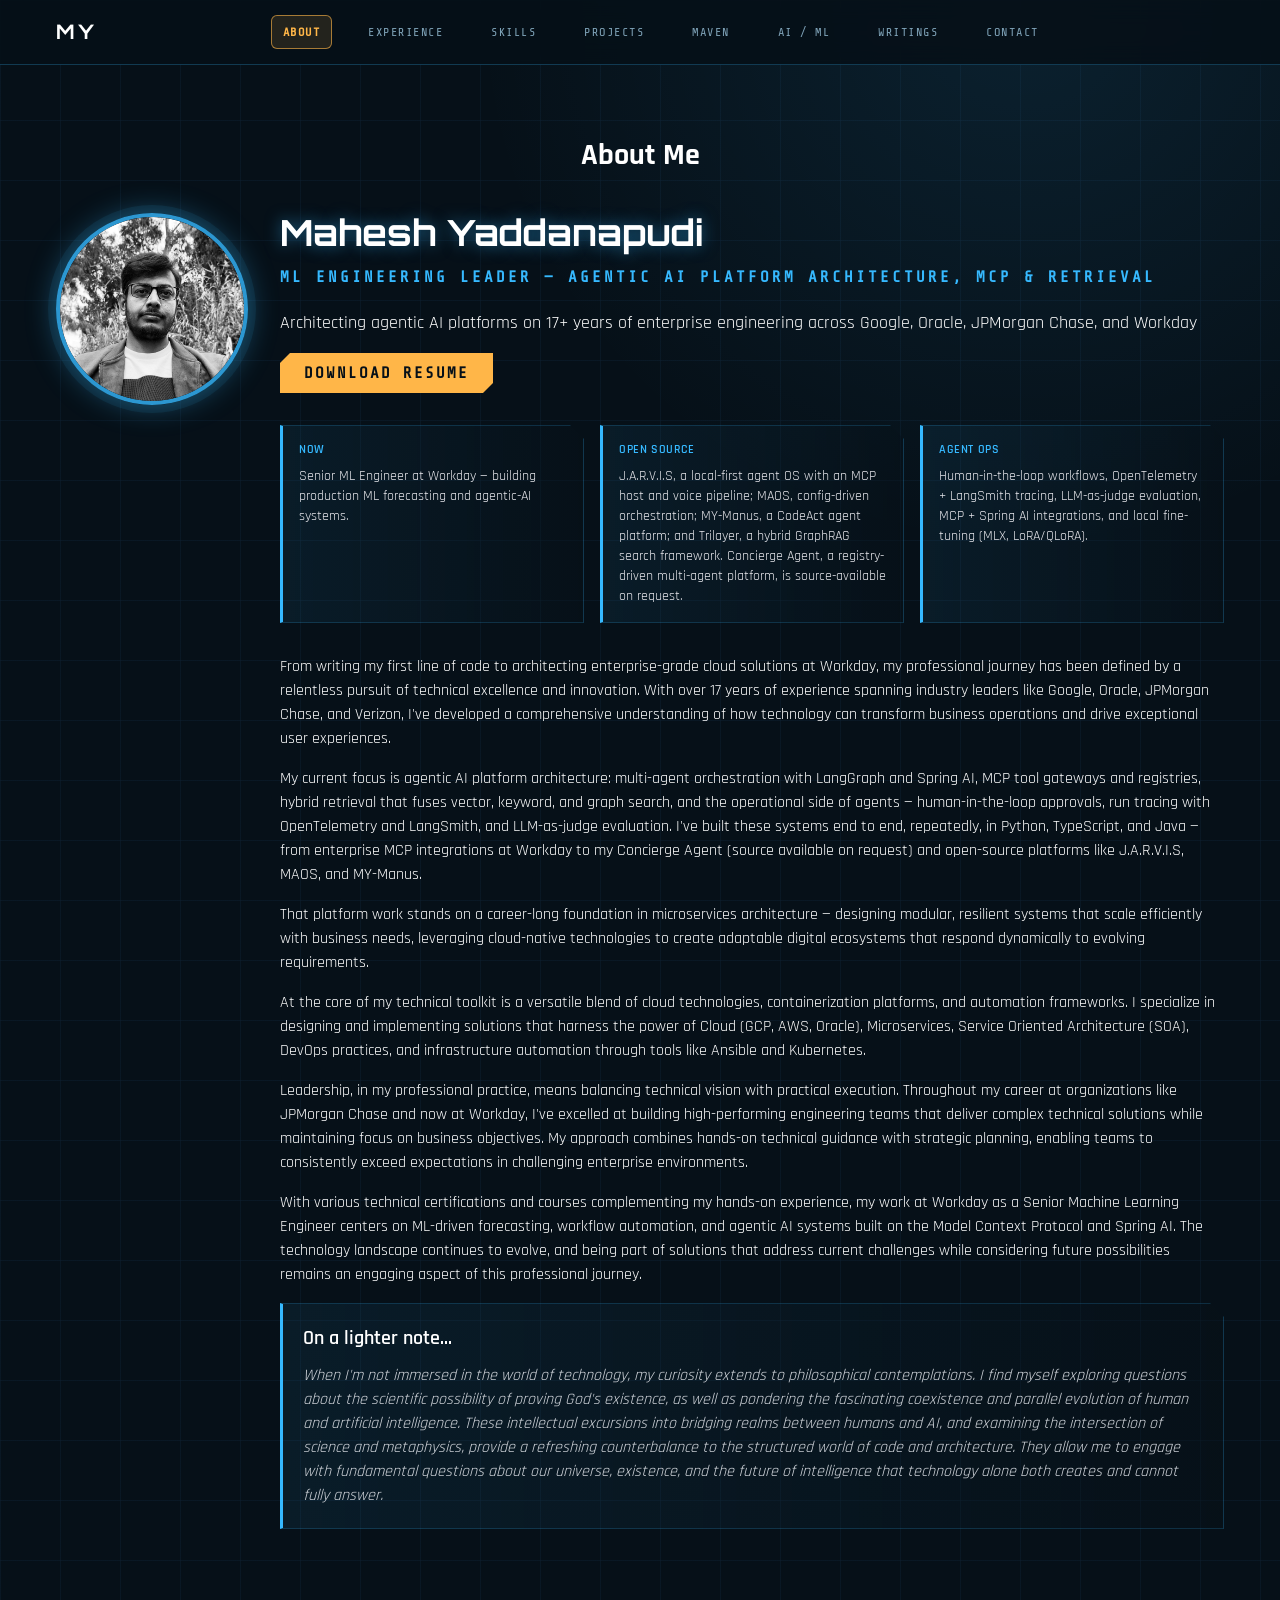
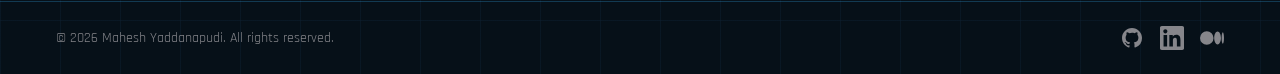
<file: index.html>
<!DOCTYPE html><html data-theme="stark-lab"><head><meta charSet="utf-8"/><meta name="viewport" content="width=device-width"/><meta name="next-head-count" content="2"/><link rel="preload" href="./_next/static/css/e2c03eb357e73d80.css" as="style"/><link rel="stylesheet" href="./_next/static/css/e2c03eb357e73d80.css" data-n-g=""/><noscript data-n-css=""></noscript><script defer="" nomodule="" src="./_next/static/chunks/polyfills-c67a75d1b6f99dc8.js"></script><script src="./_next/static/chunks/webpack-bfe1d48b31130ebc.js" defer=""></script><script src="./_next/static/chunks/framework-6805d7a71c2d770b.js" defer=""></script><script src="./_next/static/chunks/main-7c4451b2e42f13e0.js" defer=""></script><script src="./_next/static/chunks/pages/_app-f269f569ddcd94c3.js" defer=""></script><script src="./_next/static/chunks/pages/index-acaafd783d97a468.js" defer=""></script><script src="./_next/static/ELgwCxrvv9Tg5EN-obfPn/_buildManifest.js" defer=""></script><script src="./_next/static/ELgwCxrvv9Tg5EN-obfPn/_ssgManifest.js" defer=""></script></head><body><div id="__next"></div><script id="__NEXT_DATA__" type="application/json">{"props":{"pageProps":{}},"page":"/","query":{},"buildId":"ELgwCxrvv9Tg5EN-obfPn","assetPrefix":".","nextExport":true,"autoExport":true,"isFallback":false,"scriptLoader":[]}</script></body></html>
</file>
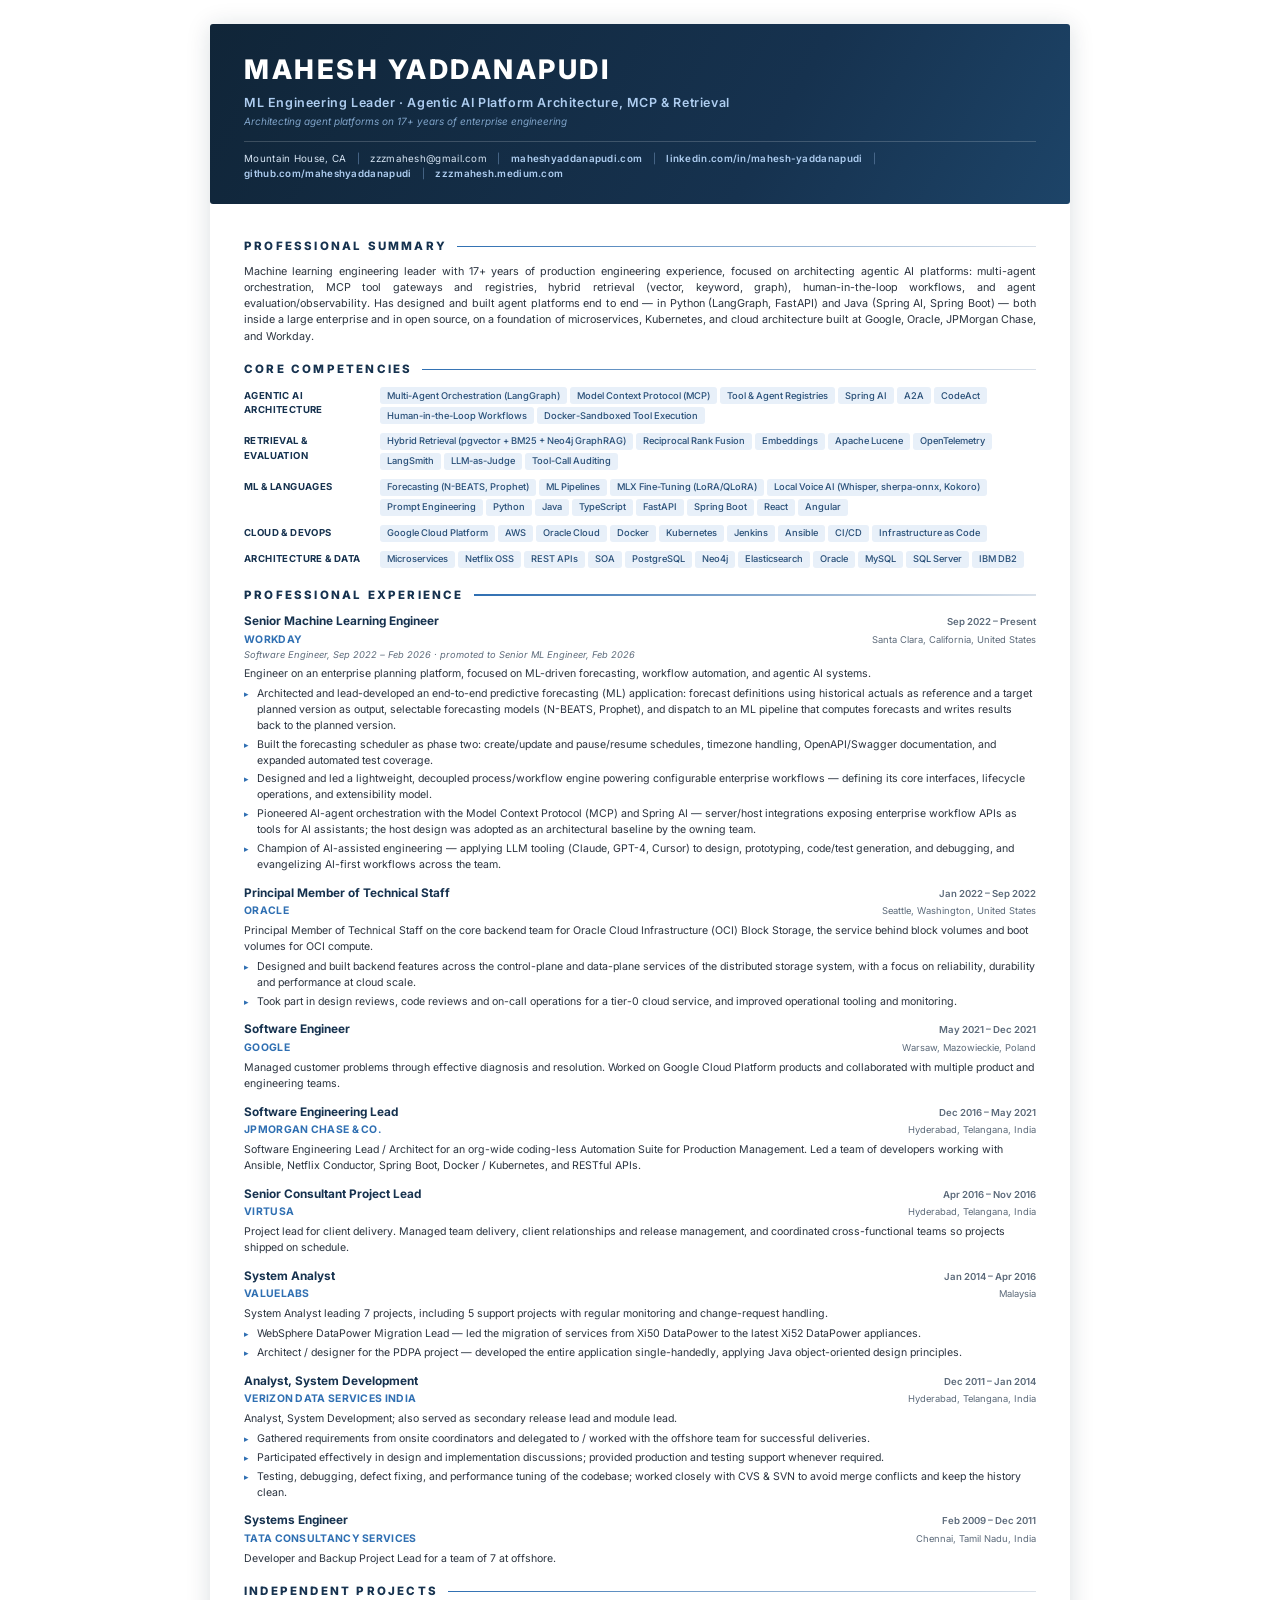
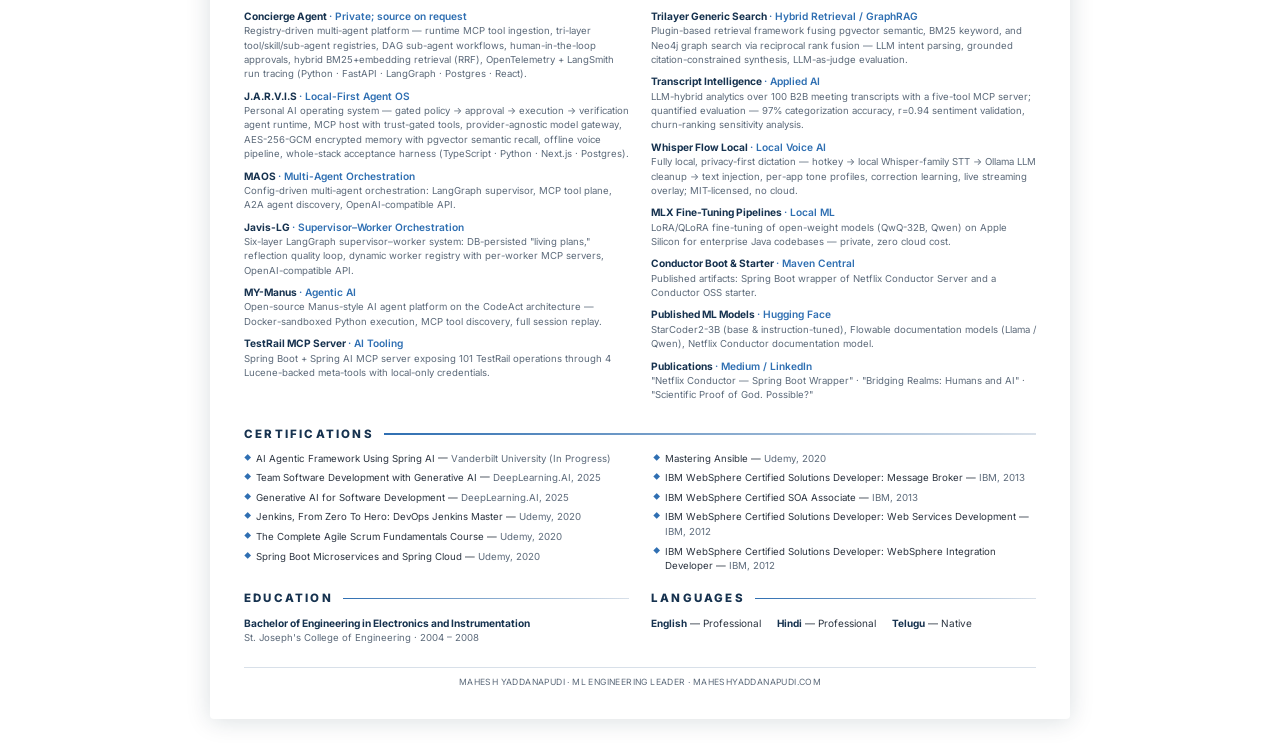
<file: files/Mahesh_Yaddanapudi_Resume.html>
<!DOCTYPE html>
<html>
<head>
    <meta charset="utf-8">
    <title>Mahesh Yaddanapudi - Resume</title>
    <link rel="preconnect" href="https://fonts.googleapis.com">
    <link rel="preconnect" href="https://fonts.gstatic.com" crossorigin>
    <link href="https://fonts.googleapis.com/css2?family=Inter:wght@400;500;600;700;800&display=swap" rel="stylesheet">
    <style>
        :root {
            --navy: #16324f;
            --navy-deep: #102538;
            --accent: #2f6fb2;
            --accent-soft: #e8f0f9;
            --text: #2b3440;
            --muted: #5c6a7a;
            --line: #d8e0e9;
        }
        * { margin: 0; padding: 0; box-sizing: border-box; }
        body {
            font-family: 'Inter', 'Helvetica Neue', Arial, sans-serif;
            color: var(--text);
            font-size: 10.6px;
            line-height: 1.5;
            max-width: 860px;
            margin: 0 auto;
            background: #fff;
        }

        /* ---------- Header band ---------- */
        .head {
            background: linear-gradient(120deg, var(--navy-deep), var(--navy) 65%, #1d4468);
            color: #fff;
            padding: 26px 34px 22px;
            border-radius: 3px;
        }
        .head h1 {
            font-size: 27px;
            font-weight: 800;
            letter-spacing: 2.5px;
            text-transform: uppercase;
        }
        .head .role {
            font-size: 12.5px;
            font-weight: 600;
            color: #aecdf0;
            letter-spacing: 0.6px;
            margin-top: 3px;
        }
        .head .brand {
            font-size: 10px;
            color: #7fa3c8;
            font-style: italic;
            margin-top: 2px;
        }
        .head .contact {
            margin-top: 12px;
            padding-top: 10px;
            border-top: 1px solid rgba(255, 255, 255, 0.18);
            font-size: 9.8px;
            color: #d7e5f4;
            letter-spacing: 0.3px;
        }
        .head .contact a { color: #aecdf0; text-decoration: none; font-weight: 600; }
        .head .contact .sep { color: #557699; margin: 0 7px; }

        .page { padding: 18px 34px 30px; }

        /* ---------- Sections ---------- */
        section { margin-top: 16px; }
        h2 {
            font-size: 11.5px;
            font-weight: 800;
            letter-spacing: 2.2px;
            text-transform: uppercase;
            color: var(--navy);
            display: flex;
            align-items: center;
            gap: 10px;
            margin-bottom: 9px;
        }
        h2::after { content: ''; flex: 1; height: 1.5px; background: linear-gradient(90deg, var(--accent), var(--line)); }

        .summary { color: var(--text); font-size: 10.8px; text-align: justify; }

        /* ---------- Skills ---------- */
        .skill-group { margin-bottom: 6px; display: flex; gap: 8px; align-items: baseline; }
        .skill-group .label {
            flex: 0 0 128px;
            font-weight: 700;
            font-size: 9.6px;
            color: var(--navy);
            text-transform: uppercase;
            letter-spacing: 0.4px;
        }
        .chips { flex: 1; }
        .chip {
            display: inline-block;
            background: var(--accent-soft);
            color: #274e77;
            border-radius: 3px;
            padding: 1.5px 7px;
            margin: 0 3px 3px 0;
            font-size: 9.3px;
            font-weight: 500;
        }

        /* ---------- Experience ---------- */
        .job { margin-bottom: 12px; break-inside: avoid-page; }
        .job.allow-break { break-inside: auto; }
        .job-head { display: flex; justify-content: space-between; align-items: baseline; }
        .job-head .title { font-size: 11.8px; font-weight: 700; color: var(--navy); }
        .job-head .when { font-size: 9.6px; font-weight: 600; color: var(--muted); white-space: nowrap; }
        .job-sub { display: flex; justify-content: space-between; align-items: baseline; margin-top: 1px; }
        .job-sub .co { font-size: 10.4px; font-weight: 700; color: var(--accent); letter-spacing: 0.3px; }
        .job-sub .where { font-size: 9.4px; color: var(--muted); }
        .job .note { font-size: 9.3px; color: var(--muted); font-style: italic; margin-top: 1px; }
        .job p.desc { margin-top: 4px; color: var(--text); }
        .job ul { margin-top: 4px; padding-left: 0; list-style: none; }
        .job li {
            position: relative;
            padding-left: 13px;
            margin-bottom: 3px;
            break-inside: avoid;
        }
        .job li::before { content: '▸'; position: absolute; left: 0; color: var(--accent); font-size: 9px; top: 1px; }

        /* ---------- Two-column utility blocks ---------- */
        .cols { display: flex; gap: 22px; }
        .cols > div { flex: 1; }
        .mini { margin-bottom: 7px; break-inside: avoid; }
        .mini .t { font-weight: 700; color: var(--navy); font-size: 10.2px; }
        .mini .t .tag { color: var(--accent); font-weight: 600; }
        .mini .d { color: var(--muted); font-size: 9.6px; }

        .cert-cols { columns: 2; column-gap: 26px; }
        .cert { break-inside: avoid; margin-bottom: 5px; padding-left: 12px; position: relative; font-size: 9.7px; }
        .cert::before { content: '◆'; position: absolute; left: 0; top: 1px; color: var(--accent); font-size: 7px; }
        .cert .who { color: var(--muted); }

        .edu-lang { display: flex; gap: 22px; }
        .edu-lang > div { flex: 1; }

        .langs { display: flex; gap: 16px; font-size: 10px; }
        .langs b { color: var(--navy); }

        footer {
            margin-top: 14px;
            padding-top: 8px;
            border-top: 1px solid var(--line);
            font-size: 8.6px;
            color: var(--muted);
            text-align: center;
            letter-spacing: 0.4px;
        }

        /* ---------- Screen niceties ---------- */
        @media screen {
            body { margin: 24px auto; box-shadow: 0 2px 24px rgba(16, 37, 56, 0.15); border-radius: 4px; overflow: hidden; }
        }
        @media print {
            body { max-width: none; }
            .head { border-radius: 0; }
        }
    </style>
</head>
<body>
    <div class="head">
        <h1>Mahesh Yaddanapudi</h1>
        <div class="role">ML Engineering Leader · Agentic AI Platform Architecture, MCP &amp; Retrieval</div>
        <div class="brand">Architecting agent platforms on 17+ years of enterprise engineering</div>
        <div class="contact">
            Mountain House, CA
            <span class="sep">|</span> zzzmahesh@gmail.com
            <span class="sep">|</span> <a href="https://maheshyaddanapudi.com">maheshyaddanapudi.com</a>
            <span class="sep">|</span> <a href="https://www.linkedin.com/in/mahesh-yaddanapudi/">linkedin.com/in/mahesh-yaddanapudi</a>
            <span class="sep">|</span> <a href="https://github.com/maheshyaddanapudi">github.com/maheshyaddanapudi</a>
            <span class="sep">|</span> <a href="https://zzzmahesh.medium.com/">zzzmahesh.medium.com</a>
        </div>
    </div>

    <div class="page">
        <section>
            <h2>Professional Summary</h2>
            <p class="summary">Machine learning engineering leader with 17+ years of production engineering experience, focused on architecting agentic AI platforms: multi-agent orchestration, MCP tool gateways and registries, hybrid retrieval (vector, keyword, graph), human-in-the-loop workflows, and agent evaluation/observability. Has designed and built agent platforms end to end — in Python (LangGraph, FastAPI) and Java (Spring AI, Spring Boot) — both inside a large enterprise and in open source, on a foundation of microservices, Kubernetes, and cloud architecture built at Google, Oracle, JPMorgan Chase, and Workday.</p>
        </section>

        <section>
            <h2>Core Competencies</h2>
            <div class="skill-group"><div class="label">Agentic AI Architecture</div><div class="chips"><span class="chip">Multi-Agent Orchestration (LangGraph)</span><span class="chip">Model Context Protocol (MCP)</span><span class="chip">Tool &amp; Agent Registries</span><span class="chip">Spring AI</span><span class="chip">A2A</span><span class="chip">CodeAct</span><span class="chip">Human-in-the-Loop Workflows</span><span class="chip">Docker-Sandboxed Tool Execution</span></div></div>
            <div class="skill-group"><div class="label">Retrieval &amp; Evaluation</div><div class="chips"><span class="chip">Hybrid Retrieval (pgvector + BM25 + Neo4j GraphRAG)</span><span class="chip">Reciprocal Rank Fusion</span><span class="chip">Embeddings</span><span class="chip">Apache Lucene</span><span class="chip">OpenTelemetry</span><span class="chip">LangSmith</span><span class="chip">LLM-as-Judge</span><span class="chip">Tool-Call Auditing</span></div></div>
            <div class="skill-group"><div class="label">ML &amp; Languages</div><div class="chips"><span class="chip">Forecasting (N-BEATS, Prophet)</span><span class="chip">ML Pipelines</span><span class="chip">MLX Fine-Tuning (LoRA/QLoRA)</span><span class="chip">Local Voice AI (Whisper, sherpa-onnx, Kokoro)</span><span class="chip">Prompt Engineering</span><span class="chip">Python</span><span class="chip">Java</span><span class="chip">TypeScript</span><span class="chip">FastAPI</span><span class="chip">Spring Boot</span><span class="chip">React</span><span class="chip">Angular</span></div></div>
            <div class="skill-group"><div class="label">Cloud &amp; DevOps</div><div class="chips"><span class="chip">Google Cloud Platform</span><span class="chip">AWS</span><span class="chip">Oracle Cloud</span><span class="chip">Docker</span><span class="chip">Kubernetes</span><span class="chip">Jenkins</span><span class="chip">Ansible</span><span class="chip">CI/CD</span><span class="chip">Infrastructure as Code</span></div></div>
            <div class="skill-group"><div class="label">Architecture &amp; Data</div><div class="chips"><span class="chip">Microservices</span><span class="chip">Netflix OSS</span><span class="chip">REST APIs</span><span class="chip">SOA</span><span class="chip">PostgreSQL</span><span class="chip">Neo4j</span><span class="chip">Elasticsearch</span><span class="chip">Oracle</span><span class="chip">MySQL</span><span class="chip">SQL Server</span><span class="chip">IBM DB2</span></div></div>
        </section>

        <section>
            <h2>Professional Experience</h2>

            <div class="job allow-break">
                <div class="job-head"><span class="title">Senior Machine Learning Engineer</span><span class="when">Sep 2022 – Present</span></div>
                <div class="job-sub"><span class="co">WORKDAY</span><span class="where">Santa Clara, California, United States</span></div>
                <div class="note">Software Engineer, Sep 2022 – Feb 2026 · promoted to Senior ML Engineer, Feb 2026</div>
                <p class="desc">Engineer on an enterprise planning platform, focused on ML-driven forecasting, workflow automation, and agentic AI systems.</p>
                <ul>
                    <li>Architected and lead-developed an end-to-end predictive forecasting (ML) application: forecast definitions using historical actuals as reference and a target planned version as output, selectable forecasting models (N-BEATS, Prophet), and dispatch to an ML pipeline that computes forecasts and writes results back to the planned version.</li>
                    <li>Built the forecasting scheduler as phase two: create/update and pause/resume schedules, timezone handling, OpenAPI/Swagger documentation, and expanded automated test coverage.</li>
                    <li>Designed and led a lightweight, decoupled process/workflow engine powering configurable enterprise workflows — defining its core interfaces, lifecycle operations, and extensibility model.</li>
                    <li>Pioneered AI-agent orchestration with the Model Context Protocol (MCP) and Spring AI — server/host integrations exposing enterprise workflow APIs as tools for AI assistants; the host design was adopted as an architectural baseline by the owning team.</li>
                    <li>Champion of AI-assisted engineering — applying LLM tooling (Claude, GPT-4, Cursor) to design, prototyping, code/test generation, and debugging, and evangelizing AI-first workflows across the team.</li>
                </ul>
            </div>

            <div class="job">
                <div class="job-head"><span class="title">Principal Member of Technical Staff</span><span class="when">Jan 2022 – Sep 2022</span></div>
                <div class="job-sub"><span class="co">ORACLE</span><span class="where">Seattle, Washington, United States</span></div>
                <p class="desc">Principal Member of Technical Staff on the core backend team for Oracle Cloud Infrastructure (OCI) Block Storage, the service behind block volumes and boot volumes for OCI compute.</p>
                <ul>
                    <li>Designed and built backend features across the control-plane and data-plane services of the distributed storage system, with a focus on reliability, durability and performance at cloud scale.</li>
                    <li>Took part in design reviews, code reviews and on-call operations for a tier-0 cloud service, and improved operational tooling and monitoring.</li>
                </ul>
            </div>

            <div class="job">
                <div class="job-head"><span class="title">Software Engineer</span><span class="when">May 2021 – Dec 2021</span></div>
                <div class="job-sub"><span class="co">GOOGLE</span><span class="where">Warsaw, Mazowieckie, Poland</span></div>
                <p class="desc">Managed customer problems through effective diagnosis and resolution. Worked on Google Cloud Platform products and collaborated with multiple product and engineering teams.</p>
            </div>

            <div class="job">
                <div class="job-head"><span class="title">Software Engineering Lead</span><span class="when">Dec 2016 – May 2021</span></div>
                <div class="job-sub"><span class="co">JPMORGAN CHASE &amp; CO.</span><span class="where">Hyderabad, Telangana, India</span></div>
                <p class="desc">Software Engineering Lead / Architect for an org-wide coding-less Automation Suite for Production Management. Led a team of developers working with Ansible, Netflix Conductor, Spring Boot, Docker / Kubernetes, and RESTful APIs.</p>
            </div>

            <div class="job">
                <div class="job-head"><span class="title">Senior Consultant Project Lead</span><span class="when">Apr 2016 – Nov 2016</span></div>
                <div class="job-sub"><span class="co">VIRTUSA</span><span class="where">Hyderabad, Telangana, India</span></div>
                <p class="desc">Project lead for client delivery. Managed team delivery, client relationships and release management, and coordinated cross-functional teams so projects shipped on schedule.</p>
            </div>

            <div class="job">
                <div class="job-head"><span class="title">System Analyst</span><span class="when">Jan 2014 – Apr 2016</span></div>
                <div class="job-sub"><span class="co">VALUELABS</span><span class="where">Malaysia</span></div>
                <p class="desc">System Analyst leading 7 projects, including 5 support projects with regular monitoring and change-request handling.</p>
                <ul>
                    <li>WebSphere DataPower Migration Lead — led the migration of services from Xi50 DataPower to the latest Xi52 DataPower appliances.</li>
                    <li>Architect / designer for the PDPA project — developed the entire application single-handedly, applying Java object-oriented design principles.</li>
                </ul>
            </div>

            <div class="job">
                <div class="job-head"><span class="title">Analyst, System Development</span><span class="when">Dec 2011 – Jan 2014</span></div>
                <div class="job-sub"><span class="co">VERIZON DATA SERVICES INDIA</span><span class="where">Hyderabad, Telangana, India</span></div>
                <p class="desc">Analyst, System Development; also served as secondary release lead and module lead.</p>
                <ul>
                    <li>Gathered requirements from onsite coordinators and delegated to / worked with the offshore team for successful deliveries.</li>
                    <li>Participated effectively in design and implementation discussions; provided production and testing support whenever required.</li>
                    <li>Testing, debugging, defect fixing, and performance tuning of the codebase; worked closely with CVS &amp; SVN to avoid merge conflicts and keep the history clean.</li>
                </ul>
            </div>

            <div class="job">
                <div class="job-head"><span class="title">Systems Engineer</span><span class="when">Feb 2009 – Dec 2011</span></div>
                <div class="job-sub"><span class="co">TATA CONSULTANCY SERVICES</span><span class="where">Chennai, Tamil Nadu, India</span></div>
                <p class="desc">Developer and Backup Project Lead for a team of 7 at offshore.</p>
            </div>
        </section>

        <section>
            <h2>Independent Projects</h2>
            <div class="cols">
                <div>
                    <div class="mini"><div class="t">Concierge Agent <span class="tag">· Private; source on request</span></div><div class="d">Registry-driven multi-agent platform — runtime MCP tool ingestion, tri-layer tool/skill/sub-agent registries, DAG sub-agent workflows, human-in-the-loop approvals, hybrid BM25+embedding retrieval (RRF), OpenTelemetry + LangSmith run tracing (Python · FastAPI · LangGraph · Postgres · React).</div></div>
                    <div class="mini"><div class="t">J.A.R.V.I.S <span class="tag">· Local-First Agent OS</span></div><div class="d">Personal AI operating system — gated policy → approval → execution → verification agent runtime, MCP host with trust-gated tools, provider-agnostic model gateway, AES-256-GCM encrypted memory with pgvector semantic recall, offline voice pipeline, whole-stack acceptance harness (TypeScript · Python · Next.js · Postgres).</div></div>
                    <div class="mini"><div class="t">MAOS <span class="tag">· Multi-Agent Orchestration</span></div><div class="d">Config-driven multi-agent orchestration: LangGraph supervisor, MCP tool plane, A2A agent discovery, OpenAI-compatible API.</div></div>
                    <div class="mini"><div class="t">Javis-LG <span class="tag">· Supervisor–Worker Orchestration</span></div><div class="d">Six-layer LangGraph supervisor–worker system: DB-persisted "living plans," reflection quality loop, dynamic worker registry with per-worker MCP servers, OpenAI-compatible API.</div></div>
                    <div class="mini"><div class="t">MY-Manus <span class="tag">· Agentic AI</span></div><div class="d">Open-source Manus-style AI agent platform on the CodeAct architecture — Docker-sandboxed Python execution, MCP tool discovery, full session replay.</div></div>
                    <div class="mini"><div class="t">TestRail MCP Server <span class="tag">· AI Tooling</span></div><div class="d">Spring Boot + Spring AI MCP server exposing 101 TestRail operations through 4 Lucene-backed meta-tools with local-only credentials.</div></div>
                </div>
                <div>
                    <div class="mini"><div class="t">Trilayer Generic Search <span class="tag">· Hybrid Retrieval / GraphRAG</span></div><div class="d">Plugin-based retrieval framework fusing pgvector semantic, BM25 keyword, and Neo4j graph search via reciprocal rank fusion — LLM intent parsing, grounded citation-constrained synthesis, LLM-as-judge evaluation.</div></div>
                    <div class="mini"><div class="t">Transcript Intelligence <span class="tag">· Applied AI</span></div><div class="d">LLM-hybrid analytics over 100 B2B meeting transcripts with a five-tool MCP server; quantified evaluation — 97% categorization accuracy, r=0.94 sentiment validation, churn-ranking sensitivity analysis.</div></div>
                    <div class="mini"><div class="t">Whisper Flow Local <span class="tag">· Local Voice AI</span></div><div class="d">Fully local, privacy-first dictation — hotkey → local Whisper-family STT → Ollama LLM cleanup → text injection, per-app tone profiles, correction learning, live streaming overlay; MIT-licensed, no cloud.</div></div>
                    <div class="mini"><div class="t">MLX Fine-Tuning Pipelines <span class="tag">· Local ML</span></div><div class="d">LoRA/QLoRA fine-tuning of open-weight models (QwQ-32B, Qwen) on Apple Silicon for enterprise Java codebases — private, zero cloud cost.</div></div>
                    <div class="mini"><div class="t">Conductor Boot &amp; Starter <span class="tag">· Maven Central</span></div><div class="d">Published artifacts: Spring Boot wrapper of Netflix Conductor Server and a Conductor OSS starter.</div></div>
                    <div class="mini"><div class="t">Published ML Models <span class="tag">· Hugging Face</span></div><div class="d">StarCoder2-3B (base &amp; instruction-tuned), Flowable documentation models (Llama / Qwen), Netflix Conductor documentation model.</div></div>
                    <div class="mini"><div class="t">Publications <span class="tag">· Medium / LinkedIn</span></div><div class="d">"Netflix Conductor — Spring Boot Wrapper" · "Bridging Realms: Humans and AI" · "Scientific Proof of God. Possible?"</div></div>
                </div>
            </div>
        </section>

        <section>
            <h2>Certifications</h2>
            <div class="cert-cols">
                <div class="cert">AI Agentic Framework Using Spring AI — <span class="who">Vanderbilt University (In Progress)</span></div>
                <div class="cert">Team Software Development with Generative AI — <span class="who">DeepLearning.AI, 2025</span></div>
                <div class="cert">Generative AI for Software Development — <span class="who">DeepLearning.AI, 2025</span></div>
                <div class="cert">Jenkins, From Zero To Hero: DevOps Jenkins Master — <span class="who">Udemy, 2020</span></div>
                <div class="cert">The Complete Agile Scrum Fundamentals Course — <span class="who">Udemy, 2020</span></div>
                <div class="cert">Spring Boot Microservices and Spring Cloud — <span class="who">Udemy, 2020</span></div>
                <div class="cert">Mastering Ansible — <span class="who">Udemy, 2020</span></div>
                <div class="cert">IBM WebSphere Certified Solutions Developer: Message Broker — <span class="who">IBM, 2013</span></div>
                <div class="cert">IBM WebSphere Certified SOA Associate — <span class="who">IBM, 2013</span></div>
                <div class="cert">IBM WebSphere Certified Solutions Developer: Web Services Development — <span class="who">IBM, 2012</span></div>
                <div class="cert">IBM WebSphere Certified Solutions Developer: WebSphere Integration Developer — <span class="who">IBM, 2012</span></div>
            </div>
        </section>

        <section>
            <div class="edu-lang">
                <div>
                    <h2>Education</h2>
                    <div class="mini"><div class="t">Bachelor of Engineering in Electronics and Instrumentation</div><div class="d">St. Joseph&#39;s College of Engineering · 2004 – 2008</div></div>
                </div>
                <div>
                    <h2>Languages</h2>
                    <div class="langs"><span><b>English</b> — Professional</span><span><b>Hindi</b> — Professional</span><span><b>Telugu</b> — Native</span></div>
                </div>
            </div>
        </section>

        <footer>MAHESH YADDANAPUDI · ML ENGINEERING LEADER · MAHESHYADDANAPUDI.COM</footer>
    </div>
</body>
</html>
</file>
<file: _next/static/css/e2c03eb357e73d80.css>
*,:after,:before{--tw-border-spacing-x:0;--tw-border-spacing-y:0;--tw-translate-x:0;--tw-translate-y:0;--tw-rotate:0;--tw-skew-x:0;--tw-skew-y:0;--tw-scale-x:1;--tw-scale-y:1;--tw-pan-x: ;--tw-pan-y: ;--tw-pinch-zoom: ;--tw-scroll-snap-strictness:proximity;--tw-gradient-from-position: ;--tw-gradient-via-position: ;--tw-gradient-to-position: ;--tw-ordinal: ;--tw-slashed-zero: ;--tw-numeric-figure: ;--tw-numeric-spacing: ;--tw-numeric-fraction: ;--tw-ring-inset: ;--tw-ring-offset-width:0px;--tw-ring-offset-color:#fff;--tw-ring-color:rgba(59,130,246,.5);--tw-ring-offset-shadow:0 0 #0000;--tw-ring-shadow:0 0 #0000;--tw-shadow:0 0 #0000;--tw-shadow-colored:0 0 #0000;--tw-blur: ;--tw-brightness: ;--tw-contrast: ;--tw-grayscale: ;--tw-hue-rotate: ;--tw-invert: ;--tw-saturate: ;--tw-sepia: ;--tw-drop-shadow: ;--tw-backdrop-blur: ;--tw-backdrop-brightness: ;--tw-backdrop-contrast: ;--tw-backdrop-grayscale: ;--tw-backdrop-hue-rotate: ;--tw-backdrop-invert: ;--tw-backdrop-opacity: ;--tw-backdrop-saturate: ;--tw-backdrop-sepia: ;--tw-contain-size: ;--tw-contain-layout: ;--tw-contain-paint: ;--tw-contain-style: }::backdrop{--tw-border-spacing-x:0;--tw-border-spacing-y:0;--tw-translate-x:0;--tw-translate-y:0;--tw-rotate:0;--tw-skew-x:0;--tw-skew-y:0;--tw-scale-x:1;--tw-scale-y:1;--tw-pan-x: ;--tw-pan-y: ;--tw-pinch-zoom: ;--tw-scroll-snap-strictness:proximity;--tw-gradient-from-position: ;--tw-gradient-via-position: ;--tw-gradient-to-position: ;--tw-ordinal: ;--tw-slashed-zero: ;--tw-numeric-figure: ;--tw-numeric-spacing: ;--tw-numeric-fraction: ;--tw-ring-inset: ;--tw-ring-offset-width:0px;--tw-ring-offset-color:#fff;--tw-ring-color:rgba(59,130,246,.5);--tw-ring-offset-shadow:0 0 #0000;--tw-ring-shadow:0 0 #0000;--tw-shadow:0 0 #0000;--tw-shadow-colored:0 0 #0000;--tw-blur: ;--tw-brightness: ;--tw-contrast: ;--tw-grayscale: ;--tw-hue-rotate: ;--tw-invert: ;--tw-saturate: ;--tw-sepia: ;--tw-drop-shadow: ;--tw-backdrop-blur: ;--tw-backdrop-brightness: ;--tw-backdrop-contrast: ;--tw-backdrop-grayscale: ;--tw-backdrop-hue-rotate: ;--tw-backdrop-invert: ;--tw-backdrop-opacity: ;--tw-backdrop-saturate: ;--tw-backdrop-sepia: ;--tw-contain-size: ;--tw-contain-layout: ;--tw-contain-paint: ;--tw-contain-style: }/*
! tailwindcss v3.4.17 | MIT License | https://tailwindcss.com
*/*,:after,:before{box-sizing:border-box;border:0 solid #e8e8ed}:after,:before{--tw-content:""}:host,html{line-height:1.5;-webkit-text-size-adjust:100%;-moz-tab-size:4;-o-tab-size:4;tab-size:4;font-family:SF Pro Display,Inter,-apple-system,BlinkMacSystemFont,sans-serif;font-feature-settings:normal;font-variation-settings:normal;-webkit-tap-highlight-color:transparent}body{margin:0;line-height:inherit}hr{height:0;color:inherit;border-top-width:1px}abbr:where([title]){-webkit-text-decoration:underline dotted;text-decoration:underline dotted}h1,h2,h3,h4,h5,h6{font-size:inherit;font-weight:inherit}a{color:inherit;text-decoration:inherit}b,strong{font-weight:bolder}code,kbd,pre,samp{font-family:SF Mono,Menlo,monospace;font-feature-settings:normal;font-variation-settings:normal;font-size:1em}small{font-size:80%}sub,sup{font-size:75%;line-height:0;position:relative;vertical-align:baseline}sub{bottom:-.25em}sup{top:-.5em}table{text-indent:0;border-color:inherit;border-collapse:collapse}button,input,optgroup,select,textarea{font-family:inherit;font-feature-settings:inherit;font-variation-settings:inherit;font-size:100%;font-weight:inherit;line-height:inherit;letter-spacing:inherit;color:inherit;margin:0;padding:0}button,select{text-transform:none}button,input:where([type=button]),input:where([type=reset]),input:where([type=submit]){-webkit-appearance:button;background-color:transparent;background-image:none}:-moz-focusring{outline:auto}:-moz-ui-invalid{box-shadow:none}progress{vertical-align:baseline}::-webkit-inner-spin-button,::-webkit-outer-spin-button{height:auto}[type=search]{-webkit-appearance:textfield;outline-offset:-2px}::-webkit-search-decoration{-webkit-appearance:none}::-webkit-file-upload-button{-webkit-appearance:button;font:inherit}summary{display:list-item}blockquote,dd,dl,figure,h1,h2,h3,h4,h5,h6,hr,p,pre{margin:0}fieldset{margin:0}fieldset,legend{padding:0}menu,ol,ul{list-style:none;margin:0;padding:0}dialog{padding:0}textarea{resize:vertical}input::-moz-placeholder,textarea::-moz-placeholder{opacity:1;color:#86868b}input::placeholder,textarea::placeholder{opacity:1;color:#86868b}[role=button],button{cursor:pointer}:disabled{cursor:default}audio,canvas,embed,iframe,img,object,svg,video{display:block;vertical-align:middle}img,video{max-width:100%;height:auto}[hidden]:where(:not([hidden=until-found])){display:none}.container{width:100%}@media (min-width:640px){.container{max-width:640px}}@media (min-width:768px){.container{max-width:768px}}@media (min-width:1024px){.container{max-width:1024px}}@media (min-width:1280px){.container{max-width:1280px}}@media (min-width:1536px){.container{max-width:1536px}}.sr-only{width:1px;height:1px;padding:0;margin:-1px;overflow:hidden;clip:rect(0,0,0,0);white-space:nowrap;border-width:0}.absolute,.sr-only{position:absolute}.relative{position:relative}.sticky{position:sticky}.inset-0{inset:0}.top-0{top:0}.z-50{z-index:50}.mx-auto{margin-left:auto;margin-right:auto}.my-4{margin-top:1rem;margin-bottom:1rem}.mb-10{margin-bottom:2.5rem}.mb-12{margin-bottom:3rem}.mb-2{margin-bottom:.5rem}.mb-3{margin-bottom:.75rem}.mb-4{margin-bottom:1rem}.mb-6{margin-bottom:1.5rem}.mb-8{margin-bottom:2rem}.ml-2{margin-left:.5rem}.mr-1{margin-right:.25rem}.mr-3{margin-right:.75rem}.mt-1{margin-top:.25rem}.mt-10{margin-top:2.5rem}.mt-2{margin-top:.5rem}.mt-4{margin-top:1rem}.mt-8{margin-top:2rem}.block{display:block}.inline-block{display:inline-block}.flex{display:flex}.table{display:table}.grid{display:grid}.hidden{display:none}.h-16{height:4rem}.h-4{height:1rem}.h-48{height:12rem}.h-5{height:1.25rem}.h-6{height:1.5rem}.h-64{height:16rem}.h-8{height:2rem}.h-full{height:100%}.min-h-screen{min-height:100vh}.w-24{width:6rem}.w-4{width:1rem}.w-48{width:12rem}.w-5{width:1.25rem}.w-6{width:1.5rem}.w-64{width:16rem}.w-8{width:2rem}.w-full{width:100%}.max-w-2xl{max-width:42rem}.flex-1{flex:1 1 0%}.flex-shrink-0{flex-shrink:0}.transform{transform:translate(var(--tw-translate-x),var(--tw-translate-y)) rotate(var(--tw-rotate)) skewX(var(--tw-skew-x)) skewY(var(--tw-skew-y)) scaleX(var(--tw-scale-x)) scaleY(var(--tw-scale-y))}.resize{resize:both}.list-disc{list-style-type:disc}.grid-cols-1{grid-template-columns:repeat(1,minmax(0,1fr))}.flex-col{flex-direction:column}.flex-wrap{flex-wrap:wrap}.items-start{align-items:flex-start}.items-center{align-items:center}.justify-end{justify-content:flex-end}.justify-center{justify-content:center}.justify-between{justify-content:space-between}.gap-10{gap:2.5rem}.gap-2{gap:.5rem}.gap-4{gap:1rem}.gap-6{gap:1.5rem}.gap-8{gap:2rem}.space-x-4>:not([hidden])~:not([hidden]){--tw-space-x-reverse:0;margin-right:calc(1rem * var(--tw-space-x-reverse));margin-left:calc(1rem * calc(1 - var(--tw-space-x-reverse)))}.space-x-6>:not([hidden])~:not([hidden]){--tw-space-x-reverse:0;margin-right:calc(1.5rem * var(--tw-space-x-reverse));margin-left:calc(1.5rem * calc(1 - var(--tw-space-x-reverse)))}.space-y-1>:not([hidden])~:not([hidden]){--tw-space-y-reverse:0;margin-top:calc(.25rem * calc(1 - var(--tw-space-y-reverse)));margin-bottom:calc(.25rem * var(--tw-space-y-reverse))}.space-y-12>:not([hidden])~:not([hidden]){--tw-space-y-reverse:0;margin-top:calc(3rem * calc(1 - var(--tw-space-y-reverse)));margin-bottom:calc(3rem * var(--tw-space-y-reverse))}.space-y-2>:not([hidden])~:not([hidden]){--tw-space-y-reverse:0;margin-top:calc(.5rem * calc(1 - var(--tw-space-y-reverse)));margin-bottom:calc(.5rem * var(--tw-space-y-reverse))}.space-y-4>:not([hidden])~:not([hidden]){--tw-space-y-reverse:0;margin-top:calc(1rem * calc(1 - var(--tw-space-y-reverse)));margin-bottom:calc(1rem * var(--tw-space-y-reverse))}.space-y-6>:not([hidden])~:not([hidden]){--tw-space-y-reverse:0;margin-top:calc(1.5rem * calc(1 - var(--tw-space-y-reverse)));margin-bottom:calc(1.5rem * var(--tw-space-y-reverse))}.space-y-8>:not([hidden])~:not([hidden]){--tw-space-y-reverse:0;margin-top:calc(2rem * calc(1 - var(--tw-space-y-reverse)));margin-bottom:calc(2rem * var(--tw-space-y-reverse))}.overflow-hidden{overflow:hidden}.overflow-x-auto{overflow-x:auto}.rounded-2xl{border-radius:1rem}.rounded-full{border-radius:9999px}.rounded-lg{border-radius:.5rem}.rounded-md{border-radius:.375rem}.rounded-xl{border-radius:.75rem}.border{border-width:1px}.border-4{border-width:4px}.border-b{border-bottom-width:1px}.border-t{border-top-width:1px}.border-gray-200{--tw-border-opacity:1;border-color:rgb(232 232 237/var(--tw-border-opacity,1))}.border-gray-700{--tw-border-opacity:1;border-color:rgb(55 65 81/var(--tw-border-opacity,1))}.border-gray-700\/30{border-color:rgba(55,65,81,.3)}.border-gray-800\/30{border-color:rgba(29,29,31,.3)}.bg-black\/90{background-color:rgba(0,0,0,.9)}.bg-gray-100{--tw-bg-opacity:1;background-color:rgb(245 245 247/var(--tw-bg-opacity,1))}.bg-gray-200{--tw-bg-opacity:1;background-color:rgb(232 232 237/var(--tw-bg-opacity,1))}.bg-gray-300{--tw-bg-opacity:1;background-color:rgb(209 213 219/var(--tw-bg-opacity,1))}.bg-gray-50{--tw-bg-opacity:1;background-color:rgb(249 250 251/var(--tw-bg-opacity,1))}.bg-gray-600{--tw-bg-opacity:1;background-color:rgb(110 110 115/var(--tw-bg-opacity,1))}.bg-purple-900{--tw-bg-opacity:1;background-color:rgb(88 28 135/var(--tw-bg-opacity,1))}.bg-transparent{background-color:transparent}.bg-white{--tw-bg-opacity:1;background-color:rgb(255 255 255/var(--tw-bg-opacity,1))}.object-cover{-o-object-fit:cover;object-fit:cover}.p-1\.5{padding:.375rem}.p-2{padding:.5rem}.p-4{padding:1rem}.p-5{padding:1.25rem}.p-6{padding:1.5rem}.px-2{padding-left:.5rem;padding-right:.5rem}.px-3{padding-left:.75rem;padding-right:.75rem}.px-4{padding-left:1rem;padding-right:1rem}.px-6{padding-left:1.5rem;padding-right:1.5rem}.py-1{padding-top:.25rem;padding-bottom:.25rem}.py-10{padding-top:2.5rem;padding-bottom:2.5rem}.py-2{padding-top:.5rem;padding-bottom:.5rem}.py-20{padding-top:5rem;padding-bottom:5rem}.py-3{padding-top:.75rem;padding-bottom:.75rem}.py-6{padding-top:1.5rem;padding-bottom:1.5rem}.py-8{padding-top:2rem;padding-bottom:2rem}.pb-4{padding-bottom:1rem}.pl-5{padding-left:1.25rem}.text-left{text-align:left}.text-center{text-align:center}.text-2xl{font-size:1.5rem;line-height:2rem}.text-3xl{font-size:1.875rem;line-height:2.25rem}.text-4xl{font-size:2.25rem;line-height:2.5rem}.text-lg{font-size:1.125rem;line-height:1.75rem}.text-sm{font-size:.875rem;line-height:1.25rem}.text-xl{font-size:1.25rem;line-height:1.75rem}.text-xs{font-size:.75rem;line-height:1rem}.font-bold{font-weight:700}.font-medium{font-weight:500}.font-semibold{font-weight:600}.uppercase{text-transform:uppercase}.italic{font-style:italic}.tracking-wider{letter-spacing:.05em}.text-black{--tw-text-opacity:1;color:rgb(0 0 0/var(--tw-text-opacity,1))}.text-blue-600{--tw-text-opacity:1;color:rgb(0 102 204/var(--tw-text-opacity,1))}.text-gray-300{--tw-text-opacity:1;color:rgb(209 213 219/var(--tw-text-opacity,1))}.text-gray-400{--tw-text-opacity:1;color:rgb(134 134 139/var(--tw-text-opacity,1))}.text-gray-500{--tw-text-opacity:1;color:rgb(107 114 128/var(--tw-text-opacity,1))}.text-gray-600{--tw-text-opacity:1;color:rgb(110 110 115/var(--tw-text-opacity,1))}.text-gray-700{--tw-text-opacity:1;color:rgb(55 65 81/var(--tw-text-opacity,1))}.text-gray-800{--tw-text-opacity:1;color:rgb(29 29 31/var(--tw-text-opacity,1))}.text-gray-900{--tw-text-opacity:1;color:rgb(18 18 18/var(--tw-text-opacity,1))}.text-purple-600{--tw-text-opacity:1;color:rgb(147 51 234/var(--tw-text-opacity,1))}.text-teal-600{--tw-text-opacity:1;color:rgb(13 148 136/var(--tw-text-opacity,1))}.text-white{--tw-text-opacity:1;color:rgb(255 255 255/var(--tw-text-opacity,1))}.no-underline{text-decoration-line:none}.backdrop-blur-md{--tw-backdrop-blur:blur(12px);-webkit-backdrop-filter:var(--tw-backdrop-blur) var(--tw-backdrop-brightness) var(--tw-backdrop-contrast) var(--tw-backdrop-grayscale) var(--tw-backdrop-hue-rotate) var(--tw-backdrop-invert) var(--tw-backdrop-opacity) var(--tw-backdrop-saturate) var(--tw-backdrop-sepia);backdrop-filter:var(--tw-backdrop-blur) var(--tw-backdrop-brightness) var(--tw-backdrop-contrast) var(--tw-backdrop-grayscale) var(--tw-backdrop-hue-rotate) var(--tw-backdrop-invert) var(--tw-backdrop-opacity) var(--tw-backdrop-saturate) var(--tw-backdrop-sepia)}.transition-colors{transition-property:color,background-color,border-color,text-decoration-color,fill,stroke;transition-timing-function:cubic-bezier(.4,0,.2,1);transition-duration:.15s}.transition-shadow{transition-property:box-shadow;transition-timing-function:cubic-bezier(.4,0,.2,1);transition-duration:.15s}.duration-200{transition-duration:.2s}@import url("https://fonts.googleapis.com/css2?family=Inter:wght@300;400;500;600;700&display=swap");:root{--foreground-rgb:0,0,0;--background-rgb:255,255,255}@media (prefers-color-scheme:dark){:root{--foreground-rgb:255,255,255;--background-rgb:0,0,0}}html{scroll-behavior:smooth}body{font-family:Inter,-apple-system,BlinkMacSystemFont,Segoe UI,Roboto,Helvetica,Arial,sans-serif;color:rgb(var(--foreground-rgb));background:rgb(var(--background-rgb))}.dark body{color:#fff;background:#000}h1,h2,h3,h4,h5,h6{font-weight:600}.container{max-width:1200px;margin:0 auto}button{transition:all .2s ease}.timeline-item{position:relative;padding-left:28px;margin-bottom:24px}.timeline-item:before{left:0;top:8px;width:12px;height:12px;border-radius:50%}.timeline-item:after,.timeline-item:before{content:"";position:absolute;background-color:#6366f1}.timeline-item:after{left:5px;top:24px;bottom:-24px;width:2px;opacity:.3}.timeline-item:last-child:after{display:none}.card{border-radius:12px;overflow:hidden;transition:transform .3s ease,box-shadow .3s ease}.card:hover{transform:translateY(-4px)}a:focus,button:focus{outline:none;box-shadow:0 0 0 2px rgba(59,130,246,.5)}input,textarea{width:100%;padding:12px;border-radius:8px;border:1px solid #e2e8f0;transition:border-color .2s ease}input:focus,textarea:focus{outline:none;border-color:#6366f1}.dark input,.dark textarea{background-color:#1f2937;border-color:#374151;color:#fff}.dark input:focus,.dark textarea:focus{border-color:#818cf8}@keyframes fadeIn{0%{opacity:0;transform:translateY(-10px)}to{opacity:1;transform:translateY(0)}}.animate-fadeIn{animation:fadeIn .2s ease-out forwards}.hover\:bg-gray-700:hover{--tw-bg-opacity:1;background-color:rgb(55 65 81/var(--tw-bg-opacity,1))}.hover\:bg-purple-800:hover{--tw-bg-opacity:1;background-color:rgb(107 33 168/var(--tw-bg-opacity,1))}.hover\:text-blue-600:hover{--tw-text-opacity:1;color:rgb(0 102 204/var(--tw-text-opacity,1))}.hover\:text-white:hover{--tw-text-opacity:1;color:rgb(255 255 255/var(--tw-text-opacity,1))}.hover\:underline:hover{text-decoration-line:underline}.hover\:shadow-md:hover{--tw-shadow:0 4px 6px rgba(0,0,0,.1);--tw-shadow-colored:0 4px 6px var(--tw-shadow-color);box-shadow:var(--tw-ring-offset-shadow,0 0 #0000),var(--tw-ring-shadow,0 0 #0000),var(--tw-shadow)}.focus\:outline-none:focus{outline:2px solid transparent;outline-offset:2px}.dark\:border-2:is(.dark *){border-width:2px}.dark\:border-gray-800:is(.dark *){--tw-border-opacity:1;border-color:rgb(29 29 31/var(--tw-border-opacity,1))}.dark\:border-white:is(.dark *){--tw-border-opacity:1;border-color:rgb(255 255 255/var(--tw-border-opacity,1))}.dark\:bg-black:is(.dark *){--tw-bg-opacity:1;background-color:rgb(0 0 0/var(--tw-bg-opacity,1))}.dark\:bg-gray-700:is(.dark *){--tw-bg-opacity:1;background-color:rgb(55 65 81/var(--tw-bg-opacity,1))}.dark\:bg-gray-800:is(.dark *){--tw-bg-opacity:1;background-color:rgb(29 29 31/var(--tw-bg-opacity,1))}.dark\:bg-gray-800\/90:is(.dark *){background-color:rgba(29,29,31,.9)}.dark\:bg-gray-900:is(.dark *){--tw-bg-opacity:1;background-color:rgb(18 18 18/var(--tw-bg-opacity,1))}.dark\:bg-transparent:is(.dark *){background-color:transparent}.dark\:font-bold:is(.dark *){font-weight:700}.dark\:text-blue-400:is(.dark *){--tw-text-opacity:1;color:rgb(0 113 227/var(--tw-text-opacity,1))}.dark\:text-gray-200:is(.dark *){--tw-text-opacity:1;color:rgb(232 232 237/var(--tw-text-opacity,1))}.dark\:text-gray-300:is(.dark *){--tw-text-opacity:1;color:rgb(209 213 219/var(--tw-text-opacity,1))}.dark\:text-gray-400:is(.dark *){--tw-text-opacity:1;color:rgb(134 134 139/var(--tw-text-opacity,1))}.dark\:text-purple-400:is(.dark *){--tw-text-opacity:1;color:rgb(192 132 252/var(--tw-text-opacity,1))}.dark\:text-teal-400:is(.dark *){--tw-text-opacity:1;color:rgb(45 212 191/var(--tw-text-opacity,1))}.dark\:text-white:is(.dark *){--tw-text-opacity:1;color:rgb(255 255 255/var(--tw-text-opacity,1))}.dark\:hover\:bg-gray-700\/50:hover:is(.dark *){background-color:rgba(55,65,81,.5)}.dark\:hover\:text-blue-400:hover:is(.dark *){--tw-text-opacity:1;color:rgb(0 113 227/var(--tw-text-opacity,1))}@media (min-width:768px){.md\:mb-0{margin-bottom:0}.md\:flex{display:flex}.md\:hidden{display:none}.md\:h-80{height:20rem}.md\:w-1\/2{width:50%}.md\:w-1\/3{width:33.333333%}.md\:w-2\/3{width:66.666667%}.md\:w-80{width:20rem}.md\:grid-cols-2{grid-template-columns:repeat(2,minmax(0,1fr))}.md\:grid-cols-3{grid-template-columns:repeat(3,minmax(0,1fr))}.md\:flex-row{flex-direction:row}.md\:items-start{align-items:flex-start}.md\:py-32{padding-top:8rem;padding-bottom:8rem}.md\:text-2xl{font-size:1.5rem;line-height:2rem}.md\:text-5xl{font-size:3rem;line-height:1}}@media (min-width:1024px){.lg\:grid-cols-3{grid-template-columns:repeat(3,minmax(0,1fr))}}html:not([data-theme=classic]) .t-app,html:not([data-theme=classic]) .t-footer{background-color:transparent}html:not([data-theme=classic]) .t-nav-active{border-width:0}html[data-theme=scifi-jarvis] body{font-family:Rajdhani,Inter,sans-serif;color:#bfe9f7;background-color:#02060f;background-image:radial-gradient(900px circle at 50% -10%,rgba(95,230,255,.13),transparent 60%),linear-gradient(rgba(10,26,42,.55) 1px,transparent 0),linear-gradient(90deg,rgba(10,26,42,.55) 1px,transparent 0);background-size:auto,46px 46px,46px 46px}html[data-theme=scifi-jarvis] body:after{content:"";position:fixed;inset:0;pointer-events:none;z-index:60;background:repeating-linear-gradient(0deg,rgba(95,230,255,.028) 0 1px,transparent 1px 3px);mix-blend-mode:screen}html[data-theme=scifi-jarvis] ::-moz-selection{background:rgba(95,230,255,.35);color:#fff}html[data-theme=scifi-jarvis] ::selection{background:rgba(95,230,255,.35);color:#fff}html[data-theme=scifi-jarvis] .t-header{background:rgba(2,6,15,.88);border-bottom:1px solid rgba(95,230,255,.28)}html[data-theme=scifi-jarvis] .t-logo{font-family:Orbitron,sans-serif;color:#5fe6ff;text-shadow:0 0 12px rgba(95,230,255,.9);letter-spacing:2px}html[data-theme=scifi-jarvis] .t-nav{font-family:Share Tech Mono,monospace;font-size:12px;text-transform:uppercase;letter-spacing:1.5px;color:#7fb7cc}html[data-theme=scifi-jarvis] .t-nav:hover{color:#5fe6ff;background:rgba(95,230,255,.08)}html[data-theme=scifi-jarvis] .t-nav-active{background:rgba(95,230,255,.1);color:#5fe6ff;box-shadow:inset 0 0 0 1px rgba(95,230,255,.65),0 0 14px rgba(95,230,255,.25);text-shadow:0 0 8px rgba(95,230,255,.8)}html[data-theme=scifi-jarvis] .t-heading{font-family:Orbitron,sans-serif;font-size:1.6rem;text-transform:uppercase;letter-spacing:.22em;color:#5fe6ff;text-shadow:0 0 16px rgba(95,230,255,.55)}html[data-theme=scifi-jarvis] .t-heading:after{content:"";display:block;width:140px;height:1px;margin:14px auto 0;background:linear-gradient(90deg,transparent,rgba(95,230,255,.9),transparent)}html[data-theme=scifi-jarvis] .t-card{background:linear-gradient(180deg,rgba(7,32,51,.85),rgba(3,16,28,.85));border:1px solid rgba(95,230,255,.25);border-radius:0;clip-path:polygon(16px 0,100% 0,100% calc(100% - 16px),calc(100% - 16px) 100%,0 100%,0 16px);box-shadow:inset 0 0 24px rgba(95,230,255,.06)}html[data-theme=scifi-jarvis] .t-card-inner{background:rgba(2,10,18,.72);border:1px solid rgba(95,230,255,.18);border-radius:0}html[data-theme=scifi-jarvis] .t-card h3{font-family:Orbitron,sans-serif;letter-spacing:.5px;color:#eafcff}html[data-theme=scifi-jarvis] .t-chip{font-family:Share Tech Mono,monospace;font-size:11px;letter-spacing:1px;color:#5fe6ff;background:rgba(95,230,255,.06);border:1px solid rgba(95,230,255,.35);border-radius:0;clip-path:polygon(6px 0,100% 0,100% calc(100% - 6px),calc(100% - 6px) 100%,0 100%,0 6px)}html[data-theme=scifi-jarvis] .t-link{color:#5fe6ff}html[data-theme=scifi-jarvis] .t-link:hover{text-shadow:0 0 10px rgba(95,230,255,.8)}html[data-theme=scifi-jarvis] .t-accent{color:#5fe6ff;text-shadow:0 0 8px rgba(95,230,255,.45)}html[data-theme=scifi-jarvis] .t-muted{color:#6f97a8}html[data-theme=scifi-jarvis] .t-btn{font-family:Share Tech Mono,monospace;text-transform:uppercase;letter-spacing:2px;background:rgba(95,230,255,.08);color:#5fe6ff;border:1px solid rgba(95,230,255,.7);border-radius:0;clip-path:polygon(10px 0,100% 0,100% calc(100% - 10px),calc(100% - 10px) 100%,0 100%,0 10px);box-shadow:0 0 18px rgba(95,230,255,.25)}html[data-theme=scifi-jarvis] .t-btn:hover{background:rgba(95,230,255,.18);color:#eafcff}html[data-theme=scifi-jarvis] .t-avatar{border-color:rgba(95,230,255,.85);box-shadow:0 0 0 6px rgba(95,230,255,.12),0 0 0 12px rgba(95,230,255,.06),0 0 45px rgba(95,230,255,.45)}html[data-theme=scifi-jarvis] .t-name{font-family:Orbitron,sans-serif;color:#eafcff;letter-spacing:1px;text-shadow:0 0 18px rgba(95,230,255,.6),0 0 40px rgba(95,230,255,.25)}html[data-theme=scifi-jarvis] .t-role{font-family:Share Tech Mono,monospace;font-size:1rem;text-transform:uppercase;letter-spacing:3px;color:#5fe6ff;text-shadow:0 0 10px rgba(95,230,255,.7)}html[data-theme=scifi-jarvis] .t-footer{border-top:1px solid rgba(95,230,255,.25)}html[data-theme=stark-lab] body{font-family:Rajdhani,Inter,sans-serif;color:#cfe4ef;background-color:#061018;background-image:radial-gradient(1000px circle at 80% 0,rgba(54,185,255,.1),transparent 55%),linear-gradient(rgba(16,40,58,.35) 1px,transparent 0),linear-gradient(90deg,rgba(16,40,58,.35) 1px,transparent 0);background-size:auto,60px 60px,60px 60px}html[data-theme=stark-lab] .t-header{background:rgba(6,16,24,.9);border-bottom:1px solid rgba(54,185,255,.25)}html[data-theme=stark-lab] .t-logo{font-family:Orbitron,sans-serif;color:#fff;letter-spacing:3px}html[data-theme=stark-lab] .t-nav{font-family:Share Tech Mono,monospace;font-size:12px;text-transform:uppercase;letter-spacing:1.5px;color:#7fa3b8}html[data-theme=stark-lab] .t-nav:hover{color:#36b9ff;background:rgba(54,185,255,.08)}html[data-theme=stark-lab] .t-nav-active{background:rgba(255,182,72,.12);color:#ffb648;box-shadow:inset 0 0 0 1px rgba(255,182,72,.6)}html[data-theme=stark-lab] .t-heading{font-family:Orbitron,sans-serif;font-size:1.5rem;text-transform:uppercase;letter-spacing:.2em;color:#fff}html[data-theme=stark-lab] .t-heading:after{content:"";display:block;width:140px;height:2px;margin:14px auto 0;background:linear-gradient(90deg,transparent,#ffb648,transparent)}html[data-theme=stark-lab] .t-card{background:linear-gradient(90deg,rgba(54,185,255,.07),rgba(6,16,24,.4));border:1px solid rgba(54,185,255,.18);border-left:3px solid #36b9ff;border-radius:0;clip-path:polygon(0 0,calc(100% - 14px) 0,100% 14px,100% 100%,0 100%)}html[data-theme=stark-lab] .t-card-inner{background:rgba(3,10,16,.7);border:1px solid rgba(54,185,255,.15);border-radius:0}html[data-theme=stark-lab] .t-card h3{color:#fff}html[data-theme=stark-lab] .t-chip{font-family:Share Tech Mono,monospace;font-size:11px;color:#36b9ff;background:rgba(54,185,255,.06);border:1px solid rgba(54,185,255,.35);border-radius:0}html[data-theme=stark-lab] .t-chip:nth-child(4n){color:#ffb648;border-color:rgba(255,182,72,.45)}html[data-theme=stark-lab] .t-accent,html[data-theme=stark-lab] .t-link{color:#36b9ff}html[data-theme=stark-lab] .t-muted{color:#6f93a6}html[data-theme=stark-lab] .t-btn{font-family:Share Tech Mono,monospace;text-transform:uppercase;letter-spacing:2px;background:#ffb648;color:#061018;border-radius:0;clip-path:polygon(10px 0,100% 0,100% calc(100% - 10px),calc(100% - 10px) 100%,0 100%,0 10px)}html[data-theme=stark-lab] .t-btn:hover{background:#ffc76d}html[data-theme=stark-lab] .t-avatar{border-color:rgba(54,185,255,.8);box-shadow:0 0 0 8px rgba(54,185,255,.08),0 0 30px rgba(54,185,255,.4)}html[data-theme=stark-lab] .t-name{font-family:Orbitron,sans-serif;color:#fff;text-shadow:0 0 16px rgba(54,185,255,.5)}html[data-theme=stark-lab] .t-role{font-family:Share Tech Mono,monospace;font-size:1rem;text-transform:uppercase;letter-spacing:3px;color:#36b9ff}html[data-theme=stark-lab] .t-footer{border-top:1px solid rgba(54,185,255,.25)}html[data-theme=apple-refined] body{font-family:Inter,system-ui,sans-serif;background:#fbfbfd;color:#1d1d1f}html[data-theme=apple-refined] .t-header{background:rgba(251,251,253,.85);border-bottom:1px solid rgba(0,0,0,.07)}html[data-theme=apple-refined] .t-logo{color:#1d1d1f}html[data-theme=apple-refined] .t-nav{color:#6e6e73}html[data-theme=apple-refined] .t-nav:hover{color:#1d1d1f;background:rgba(0,0,0,.05)}html[data-theme=apple-refined] .t-nav-active{background:#e8e8ed;color:#1d1d1f;border-radius:980px}html[data-theme=apple-refined] .t-heading{color:#1d1d1f;font-weight:800;letter-spacing:-.02em}html[data-theme=apple-refined] .t-card{background:#fff;border-radius:20px;box-shadow:0 1px 3px rgba(0,0,0,.06)}html[data-theme=apple-refined] .t-card-inner{background:#f5f5f7;border-radius:12px}html[data-theme=apple-refined] .t-chip{background:#f5f5f7;color:#494949;border-radius:980px}html[data-theme=apple-refined] .t-accent,html[data-theme=apple-refined] .t-link{color:#0071e3}html[data-theme=apple-refined] .t-muted{color:#86868b}html[data-theme=apple-refined] .t-btn{background:#0071e3;color:#fff;border-radius:980px}html[data-theme=apple-refined] .t-btn:hover{background:#0077ed}html[data-theme=apple-refined] .t-avatar{border-color:#fff;box-shadow:0 12px 40px rgba(0,0,0,.15)}html[data-theme=apple-refined] .t-name{color:#1d1d1f;letter-spacing:-.03em}html[data-theme=apple-refined] .t-role{color:#6e6e73}html[data-theme=apple-refined] .t-footer{border-top:1px solid rgba(0,0,0,.07)}html[data-theme=midnight-aurora] body{font-family:Sora,sans-serif;color:#e6e8f0;background-color:#070912;background-image:radial-gradient(800px circle at 15% 0,rgba(91,33,182,.33),transparent),radial-gradient(700px circle at 90% 20%,rgba(14,165,164,.33),transparent);background-attachment:fixed}html[data-theme=midnight-aurora] .t-header{background:rgba(7,9,18,.72);border-bottom:1px solid hsla(0,0%,100%,.07)}html[data-theme=midnight-aurora] .t-nav{color:#9aa0b5}html[data-theme=midnight-aurora] .t-nav:hover{color:#fff;background:hsla(0,0%,100%,.06)}html[data-theme=midnight-aurora] .t-nav-active{background:rgba(167,139,250,.14);color:#fff;box-shadow:inset 0 0 0 1px rgba(167,139,250,.45)}html[data-theme=midnight-aurora] .t-heading{color:#fff}html[data-theme=midnight-aurora] .t-card{background:hsla(0,0%,100%,.045);border:1px solid hsla(0,0%,100%,.12);border-radius:20px;-webkit-backdrop-filter:blur(10px);backdrop-filter:blur(10px)}html[data-theme=midnight-aurora] .t-card-inner{background:hsla(0,0%,100%,.05);border-radius:12px}html[data-theme=midnight-aurora] .t-chip{color:#22d3ee;background:transparent;border:1px solid rgba(34,211,238,.3);border-radius:8px}html[data-theme=midnight-aurora] .t-link{color:#22d3ee}html[data-theme=midnight-aurora] .t-accent{color:#a78bfa}html[data-theme=midnight-aurora] .t-muted{color:#9aa0b5}html[data-theme=midnight-aurora] .t-btn{background:linear-gradient(120deg,#7c3aed,#06b6d4);color:#fff;border-radius:14px}html[data-theme=midnight-aurora] .t-avatar{border-color:hsla(0,0%,100%,.2);box-shadow:0 20px 60px rgba(0,0,0,.5)}html[data-theme=midnight-aurora] .t-name{background:linear-gradient(120deg,#fff,#a78bfa,#22d3ee);-webkit-background-clip:text;background-clip:text;-webkit-text-fill-color:transparent}html[data-theme=midnight-aurora] .t-role{color:#a78bfa}html[data-theme=midnight-aurora] .t-footer{border-top:1px solid hsla(0,0%,100%,.08)}html[data-theme=terminal] body{background:#0d1117;color:#c9d1d9}html[data-theme=terminal] body,html[data-theme=terminal] h1,html[data-theme=terminal] h2,html[data-theme=terminal] h3,html[data-theme=terminal] h4{font-family:JetBrains Mono,monospace}html[data-theme=terminal] .t-header{background:#161b22;border-bottom:1px solid #30363d}html[data-theme=terminal] .t-logo{color:#7ee787}html[data-theme=terminal] .t-nav{color:#8b949e;font-size:13px}html[data-theme=terminal] .t-nav:hover{color:#58a6ff;background:rgba(88,166,255,.08)}html[data-theme=terminal] .t-nav-active{background:rgba(88,166,255,.1);color:#58a6ff;box-shadow:inset 0 0 0 1px #30363d;border-radius:6px}html[data-theme=terminal] .t-heading{color:#58a6ff;font-size:1.35rem}html[data-theme=terminal] .t-heading:before{content:"## ";color:#8b949e}html[data-theme=terminal] .t-card{background:#161b22;border:1px solid #30363d;border-radius:8px}html[data-theme=terminal] .t-card-inner{background:#0d1117;border:1px solid #30363d;border-radius:6px}html[data-theme=terminal] .t-chip{color:#7ee787;background:transparent;border:1px solid #30363d;border-radius:6px;font-size:12px}html[data-theme=terminal] .t-link{color:#58a6ff}html[data-theme=terminal] .t-accent{color:#d2a8ff}html[data-theme=terminal] .t-muted{color:#8b949e}html[data-theme=terminal] .t-btn{background:#238636;color:#fff;border-radius:6px}html[data-theme=terminal] .t-btn:hover{background:#2ea043}html[data-theme=terminal] .t-avatar{border-color:#30363d;border-radius:8px}html[data-theme=terminal] .t-name{color:#fff}html[data-theme=terminal] .t-role{color:#7ee787}html[data-theme=terminal] .t-footer{border-top:1px solid #30363d}html[data-theme=brutalist] body{font-family:Archivo,sans-serif;background:#f4f1ea;color:#111}html[data-theme=brutalist] .t-header{background:#f4f1ea;border-bottom:3px solid #111}html[data-theme=brutalist] .t-logo{color:#111;font-weight:900}html[data-theme=brutalist] .t-nav{color:#111;text-transform:uppercase;font-weight:800;font-size:13px}html[data-theme=brutalist] .t-nav:hover{background:#111;color:#f4f1ea}html[data-theme=brutalist] .t-nav-active{background:#ffd60a;color:#111;box-shadow:inset 0 0 0 3px #111;border-radius:0}html[data-theme=brutalist] .t-heading{color:#111;text-transform:uppercase;font-weight:900;letter-spacing:-.02em}html[data-theme=brutalist] .t-card{background:#fff;border:3px solid #111;border-radius:0;box-shadow:6px 6px 0 #111}html[data-theme=brutalist] .t-card-inner{background:#f4f1ea;border:2px solid #111;border-radius:0}html[data-theme=brutalist] .t-chip{background:#fff;color:#111;border:2px solid #111;border-radius:0;font-weight:700}html[data-theme=brutalist] .t-link{color:#111;text-decoration:underline;font-weight:700}html[data-theme=brutalist] .t-accent{color:#ff3b30;font-weight:800}html[data-theme=brutalist] .t-muted{color:#444}html[data-theme=brutalist] .t-btn{background:#ffd60a;color:#111;border:3px solid #111;border-radius:0;box-shadow:6px 6px 0 #111;text-transform:uppercase;font-weight:800}html[data-theme=brutalist] .t-btn:hover{background:#ffe14d}html[data-theme=brutalist] .t-avatar{border-color:#111;border-radius:0;filter:grayscale(1) contrast(1.05)}html[data-theme=brutalist] .t-name{text-transform:uppercase;font-weight:900;letter-spacing:-.03em}html[data-theme=brutalist] .t-role{display:inline-block;background:#ff3b30;color:#fff;padding:2px 12px;transform:rotate(-1deg);font-weight:800}html[data-theme=brutalist] .t-footer{border-top:3px solid #111}html[data-theme=warm-minimal] body{font-family:Inter,sans-serif;background:#f8f5f0;color:#2b2622}html[data-theme=warm-minimal] h1,html[data-theme=warm-minimal] h2,html[data-theme=warm-minimal] h3{font-family:Fraunces,serif}html[data-theme=warm-minimal] .t-header{background:hsla(38,36%,96%,.88);border-bottom:1px solid #e3dccf}html[data-theme=warm-minimal] .t-logo{color:#1a1611;font-family:Fraunces,serif;font-weight:900}html[data-theme=warm-minimal] .t-nav{color:#8a7f73}html[data-theme=warm-minimal] .t-nav:hover{color:#b06a3f;background:rgba(176,106,63,.07)}html[data-theme=warm-minimal] .t-nav-active{background:transparent;color:#b06a3f;box-shadow:inset 0 -2px 0 #b06a3f;border-radius:0}html[data-theme=warm-minimal] .t-heading{color:#1a1611;font-weight:600}html[data-theme=warm-minimal] .t-card{background:#fff;border:1px solid #eadfce;border-radius:14px;box-shadow:none}html[data-theme=warm-minimal] .t-card-inner{background:#f8f5f0;border-radius:10px}html[data-theme=warm-minimal] .t-chip{background:#f1e9dc;color:#4a443c;border-radius:999px}html[data-theme=warm-minimal] .t-accent,html[data-theme=warm-minimal] .t-link{color:#b06a3f}html[data-theme=warm-minimal] .t-muted{color:#8a7f73}html[data-theme=warm-minimal] .t-btn{background:#b06a3f;color:#fff;border-radius:8px}html[data-theme=warm-minimal] .t-btn:hover{background:#9a5a33}html[data-theme=warm-minimal] .t-avatar{border-color:#eadfce}html[data-theme=warm-minimal] .t-name{color:#1a1611;font-weight:900}html[data-theme=warm-minimal] .t-role{font-family:Fraunces,serif;font-style:italic;color:#b06a3f}html[data-theme=warm-minimal] .t-footer{border-top:1px solid #e3dccf}html[data-theme=saas-tech] body{font-family:Inter,sans-serif;background:#fff;color:#0a2540}html[data-theme=saas-tech] .t-header{background:linear-gradient(120deg,#0a2540,#1a3a6b 60%,#635bff);border-bottom:none}html[data-theme=saas-tech] .t-logo{color:#fff}html[data-theme=saas-tech] .t-nav{color:#c9d4e8}html[data-theme=saas-tech] .t-nav:hover{color:#fff;background:hsla(0,0%,100%,.1)}html[data-theme=saas-tech] .t-nav-active{background:hsla(0,0%,100%,.16);color:#fff;border-radius:8px}html[data-theme=saas-tech] .t-heading{color:#0a2540;font-weight:800;letter-spacing:-.02em}html[data-theme=saas-tech] .t-card{background:#fff;border:1px solid #e6ebf1;border-radius:14px;box-shadow:none}html[data-theme=saas-tech] .t-card:hover{box-shadow:0 10px 30px rgba(10,37,64,.08)}html[data-theme=saas-tech] .t-card-inner{background:#f6f9fc;border-radius:8px}html[data-theme=saas-tech] .t-chip{background:#f0f3f9;color:#635bff;font-weight:600;border-radius:6px}html[data-theme=saas-tech] .t-accent,html[data-theme=saas-tech] .t-link{color:#635bff}html[data-theme=saas-tech] .t-muted{color:#647596}html[data-theme=saas-tech] .t-btn{background:#635bff;color:#fff;border-radius:10px;font-weight:700}html[data-theme=saas-tech] .t-btn:hover{background:#5148e0}html[data-theme=saas-tech] .t-avatar{border-color:rgba(99,91,255,.25);box-shadow:0 10px 40px rgba(10,37,64,.12)}html[data-theme=saas-tech] .t-name{color:#0a2540}html[data-theme=saas-tech] .t-role{color:#635bff;font-weight:600}html[data-theme=saas-tech] .t-footer{border-top:1px solid #e6ebf1}html[data-theme=swiss-grid] body{font-family:Space Grotesk,sans-serif;background:#fff;color:#000}html[data-theme=swiss-grid] .t-header{background:#fff;border-bottom:1px solid #000}html[data-theme=swiss-grid] .t-logo{color:#000}html[data-theme=swiss-grid] .t-nav{color:#000;text-transform:uppercase;font-size:12px;letter-spacing:1px}html[data-theme=swiss-grid] .t-nav:hover{color:#e60023;background:transparent}html[data-theme=swiss-grid] .t-nav-active{background:transparent;color:#e60023;box-shadow:inset 0 -2px 0 #e60023;border-radius:0}html[data-theme=swiss-grid] .t-heading{color:#000;font-size:1rem;font-weight:700;text-transform:uppercase;letter-spacing:2.5px}html[data-theme=swiss-grid] .t-card{background:transparent;border:none;border-top:2px solid #000;border-radius:0;box-shadow:none}html[data-theme=swiss-grid] .t-card-inner{background:transparent;border:1px solid #000;border-radius:0}html[data-theme=swiss-grid] .t-chip{background:transparent;color:#e60023;font-weight:700;font-size:11px;border-radius:0;padding-left:0}html[data-theme=swiss-grid] .t-link{color:#000;text-decoration:underline}html[data-theme=swiss-grid] .t-accent{color:#e60023;font-weight:700}html[data-theme=swiss-grid] .t-muted{color:#777}html[data-theme=swiss-grid] .t-btn{background:#000;color:#fff;border-radius:0}html[data-theme=swiss-grid] .t-btn:hover{background:#e60023}html[data-theme=swiss-grid] .t-avatar{border-color:#000;border-radius:0;filter:grayscale(1)}html[data-theme=swiss-grid] .t-name{color:#000;font-weight:500;letter-spacing:-.03em}html[data-theme=swiss-grid] .t-role{color:#e60023}html[data-theme=swiss-grid] .t-footer{border-top:1px solid #000}html[data-theme=vibrant-mesh] body{font-family:Plus Jakarta Sans,sans-serif;color:#1a1730;background-color:#fdfcff;background-image:radial-gradient(900px circle at 10% -5%,rgba(255,110,196,.28),transparent 50%),radial-gradient(900px circle at 90% 0,rgba(124,92,255,.28),transparent 50%)}html[data-theme=vibrant-mesh] .t-header{background:rgba(253,252,255,.8);border-bottom:1px solid #f0ecff}html[data-theme=vibrant-mesh] .t-logo{color:#1a1730}html[data-theme=vibrant-mesh] .t-nav{color:#3a3358;font-weight:600}html[data-theme=vibrant-mesh] .t-nav:hover{color:#7c5cff;background:rgba(124,92,255,.08)}html[data-theme=vibrant-mesh] .t-nav-active{background:linear-gradient(90deg,#ff4da6,#7c5cff);color:#fff;border-radius:999px}html[data-theme=vibrant-mesh] .t-heading{color:#1a1730;font-weight:800;letter-spacing:-.02em}html[data-theme=vibrant-mesh] .t-card{background:#fff;border:1px solid #f0ecff;border-radius:22px;box-shadow:0 6px 24px rgba(26,23,48,.06)}html[data-theme=vibrant-mesh] .t-card-inner{background:#f7f4ff;border-radius:14px}html[data-theme=vibrant-mesh] .t-chip{background:#f4f0ff;color:#7c5cff;font-weight:600;border-radius:999px}html[data-theme=vibrant-mesh] .t-link{color:#ff4da6}html[data-theme=vibrant-mesh] .t-accent{color:#7c5cff;font-weight:700}html[data-theme=vibrant-mesh] .t-muted{color:#6a6388}html[data-theme=vibrant-mesh] .t-btn{background:linear-gradient(90deg,#ff4da6,#7c5cff);color:#fff;border-radius:999px;box-shadow:0 10px 30px rgba(124,92,255,.35)}html[data-theme=vibrant-mesh] .t-avatar{border-color:#fff;box-shadow:0 16px 50px rgba(124,92,255,.3)}html[data-theme=vibrant-mesh] .t-name{color:#1a1730;font-weight:800}html[data-theme=vibrant-mesh] .t-role{background:linear-gradient(90deg,#ff4da6,#7c5cff);-webkit-background-clip:text;background-clip:text;-webkit-text-fill-color:transparent;font-weight:700}html[data-theme=vibrant-mesh] .t-footer{border-top:1px solid #f0ecff}html[data-theme=synthwave] body{font-family:Rajdhani,sans-serif;color:#e0d6ff;background-color:#0a0420;background-image:linear-gradient(rgba(26,10,58,.8) 1px,transparent 0),linear-gradient(90deg,rgba(26,10,58,.8) 1px,transparent 0);background-size:40px 40px}html[data-theme=synthwave] h1,html[data-theme=synthwave] h2,html[data-theme=synthwave] h3{font-family:Orbitron,sans-serif}html[data-theme=synthwave] .t-header{background:rgba(10,4,32,.88);border-bottom:1px solid rgba(255,45,149,.3)}html[data-theme=synthwave] .t-logo{font-family:Orbitron,sans-serif;color:#ff2d95;text-shadow:0 0 14px #ff2d95}html[data-theme=synthwave] .t-nav{color:#a78bfa;text-transform:uppercase;letter-spacing:2px;font-size:12px}html[data-theme=synthwave] .t-nav:hover{color:#00e5ff;background:rgba(0,229,255,.07)}html[data-theme=synthwave] .t-nav-active{background:rgba(0,229,255,.08);color:#00e5ff;box-shadow:inset 0 0 0 1px rgba(0,229,255,.6),0 0 14px rgba(0,229,255,.25);border-radius:0}html[data-theme=synthwave] .t-heading{color:#ff2d95;text-transform:uppercase;letter-spacing:3px;text-shadow:0 0 16px rgba(255,45,149,.55);font-size:1.5rem}html[data-theme=synthwave] .t-card{background:rgba(22,10,48,.75);border:1px solid rgba(255,45,149,.27);border-left:4px solid #ff2d95;border-radius:8px;box-shadow:0 0 24px rgba(255,45,149,.12)}html[data-theme=synthwave] .t-card-inner{background:rgba(10,4,32,.8);border:1px solid rgba(0,229,255,.2);border-radius:6px}html[data-theme=synthwave] .t-chip{color:#ff2d95;background:transparent;border:1px solid rgba(255,45,149,.33);border-radius:0}html[data-theme=synthwave] .t-link{color:#00e5ff}html[data-theme=synthwave] .t-accent{color:#00e5ff;text-shadow:0 0 10px rgba(0,229,255,.4)}html[data-theme=synthwave] .t-muted{color:#8a7db5}html[data-theme=synthwave] .t-btn{background:rgba(0,229,255,.07);color:#00e5ff;border:2px solid #00e5ff;border-radius:0;text-transform:uppercase;letter-spacing:2px;font-family:Orbitron,sans-serif;box-shadow:0 0 20px rgba(0,229,255,.27)}html[data-theme=synthwave] .t-btn:hover{background:rgba(0,229,255,.16)}html[data-theme=synthwave] .t-avatar{border-color:#ff2d95;box-shadow:0 0 40px rgba(255,45,149,.53)}html[data-theme=synthwave] .t-name{color:#fff;text-shadow:0 0 20px #00e5ff,0 0 40px rgba(255,45,149,.4);letter-spacing:2px}html[data-theme=synthwave] .t-role{font-family:Orbitron,sans-serif;color:#00e5ff;text-transform:uppercase;letter-spacing:3px;font-size:1rem;text-shadow:0 0 14px #00e5ff}html[data-theme=synthwave] .t-footer{border-top:1px solid rgba(255,45,149,.3)}html[data-theme=sidebar-dashboard] body{font-family:Manrope,sans-serif;background:#eef1f6;color:#1e2433}html[data-theme=sidebar-dashboard] .t-header{background:#10131c;border-bottom:none}html[data-theme=sidebar-dashboard] .t-logo{color:#fff}html[data-theme=sidebar-dashboard] .t-nav{color:#8a93a6;font-weight:600}html[data-theme=sidebar-dashboard] .t-nav:hover{color:#fff;background:#1d2738}html[data-theme=sidebar-dashboard] .t-nav-active{background:#1d2738;color:#fff;border-radius:10px}html[data-theme=sidebar-dashboard] .t-heading{color:#1e2433;font-weight:800}html[data-theme=sidebar-dashboard] .t-card{background:#fff;border-radius:16px;box-shadow:0 1px 3px rgba(0,0,0,.05)}html[data-theme=sidebar-dashboard] .t-card-inner{background:#eef2f9;border-radius:10px}html[data-theme=sidebar-dashboard] .t-chip{background:#eef2f9;color:#475067;font-weight:600;border-radius:6px}html[data-theme=sidebar-dashboard] .t-accent,html[data-theme=sidebar-dashboard] .t-link{color:#3b82f6}html[data-theme=sidebar-dashboard] .t-muted{color:#7c8598}html[data-theme=sidebar-dashboard] .t-btn{background:#3b82f6;color:#fff;border-radius:10px;font-weight:700}html[data-theme=sidebar-dashboard] .t-btn:hover{background:#2f6fe0}html[data-theme=sidebar-dashboard] .t-avatar{border-color:#fff;box-shadow:0 8px 30px rgba(30,36,51,.15)}html[data-theme=sidebar-dashboard] .t-name{color:#1e2433;font-weight:800}html[data-theme=sidebar-dashboard] .t-role{color:#3b82f6;font-weight:700}html[data-theme=sidebar-dashboard] .t-footer{border-top:1px solid #dde3ee}html[data-theme=blueprint] body{font-family:Barlow Condensed,sans-serif;color:#dbe9f4;background-color:#0d3b66;background-image:linear-gradient(hsla(0,0%,100%,.07) 1px,transparent 0),linear-gradient(90deg,hsla(0,0%,100%,.07) 1px,transparent 0),linear-gradient(hsla(0,0%,100%,.14) 1px,transparent 0),linear-gradient(90deg,hsla(0,0%,100%,.14) 1px,transparent 0);background-size:20px 20px,20px 20px,100px 100px,100px 100px}html[data-theme=blueprint] .t-header{background:rgba(13,59,102,.95);border-bottom:1px solid hsla(0,0%,100%,.6)}html[data-theme=blueprint] .t-logo{font-family:IBM Plex Mono,monospace;letter-spacing:3px;color:#fff}html[data-theme=blueprint] .t-nav{text-transform:uppercase;letter-spacing:2px;font-size:14px;color:#a9c8e0}html[data-theme=blueprint] .t-nav:hover{color:#fff;background:hsla(0,0%,100%,.08)}html[data-theme=blueprint] .t-nav-active{background:hsla(0,0%,100%,.1);color:#fff;box-shadow:inset 0 0 0 1px #fff;border-radius:0}html[data-theme=blueprint] .t-heading{text-transform:uppercase;letter-spacing:5px;font-weight:700;color:#fff}html[data-theme=blueprint] .t-heading:after{content:"";display:block;width:160px;margin:12px auto 0;border-top:1px dashed hsla(0,0%,100%,.7)}html[data-theme=blueprint] .t-card{background:hsla(0,0%,100%,.035);border:1px solid hsla(0,0%,100%,.75);border-radius:0;position:relative}html[data-theme=blueprint] .t-card:before{content:"+";position:absolute;top:-10px;left:-6px;color:#fff;font-size:13px}html[data-theme=blueprint] .t-card-inner{background:rgba(13,59,102,.6);border:1px dashed hsla(0,0%,100%,.5);border-radius:0}html[data-theme=blueprint] .t-chip{font-family:IBM Plex Mono,monospace;font-size:10px;border:1px dashed hsla(0,0%,100%,.7);background:transparent;color:#dbe9f4;border-radius:0}html[data-theme=blueprint] .t-link{color:#ffd166}html[data-theme=blueprint] .t-accent{font-family:IBM Plex Mono,monospace;color:#8fd3ff;letter-spacing:1px}html[data-theme=blueprint] .t-muted{font-family:IBM Plex Mono,monospace;font-size:.78rem;color:#a9c8e0}html[data-theme=blueprint] .t-btn{background:transparent;border:1px solid #fff;color:#fff;text-transform:uppercase;letter-spacing:2px;border-radius:0}html[data-theme=blueprint] .t-btn:hover{background:#fff;color:#0d3b66}html[data-theme=blueprint] .t-avatar{border:2px solid #fff;filter:grayscale(1) brightness(1.05)}html[data-theme=blueprint] .t-name{text-transform:uppercase;font-weight:700;letter-spacing:2px;color:#fff}html[data-theme=blueprint] .t-role{font-family:IBM Plex Mono,monospace;font-size:.95rem;text-transform:uppercase;letter-spacing:2px;color:#8fd3ff}html[data-theme=blueprint] .t-footer{border-top:1px solid hsla(0,0%,100%,.6)}html[data-theme=alchemist-grimoire] body{font-family:Cormorant Garamond,serif;font-size:18px;color:#2e2418;background-color:#efe4cb;background-image:radial-gradient(1100px circle at 50% 0,rgba(160,120,60,.16),transparent 70%),radial-gradient(rgba(120,86,40,.08) 1px,transparent 1.5px);background-size:auto,7px 7px}html[data-theme=alchemist-grimoire] h1,html[data-theme=alchemist-grimoire] h2,html[data-theme=alchemist-grimoire] h3{font-family:Cinzel,serif}html[data-theme=alchemist-grimoire] .t-header{background:hsla(42,53%,87%,.95);border-bottom:2px double #7a5c31}html[data-theme=alchemist-grimoire] .t-logo{font-family:Cinzel Decorative,serif;color:#3d2b12;font-weight:700}html[data-theme=alchemist-grimoire] .t-nav{font-family:Cinzel,serif;font-size:12px;letter-spacing:2px;text-transform:uppercase;color:#7a5c31}html[data-theme=alchemist-grimoire] .t-nav:hover{color:#8c1d1d;background:rgba(140,29,29,.06)}html[data-theme=alchemist-grimoire] .t-nav-active{background:transparent;color:#8c1d1d;box-shadow:inset 0 -2px 0 #8c1d1d;border-radius:0}html[data-theme=alchemist-grimoire] .t-heading{font-family:Cinzel Decorative,serif;color:#3d2b12;font-weight:700}html[data-theme=alchemist-grimoire] .t-heading:after{content:"✦ ❦ ✦";display:block;font-family:Cormorant Garamond,serif;font-size:14px;letter-spacing:8px;color:#8c1d1d;margin-top:8px}html[data-theme=alchemist-grimoire] .t-card{background:rgba(255,250,238,.65);border:1px solid #b99e6e;border-radius:0;box-shadow:2px 3px 0 rgba(122,92,49,.18)}html[data-theme=alchemist-grimoire] .t-card-inner{background:hsla(42,53%,87%,.7);border:1px solid #cbb489;border-radius:0}html[data-theme=alchemist-grimoire] .t-chip{font-family:Cinzel,serif;font-size:11px;letter-spacing:1px;background:transparent;color:#7a5c31;border:none;border-bottom:1px dotted #7a5c31;border-radius:0}html[data-theme=alchemist-grimoire] .t-link{color:#8c1d1d;text-decoration:underline}html[data-theme=alchemist-grimoire] .t-accent{font-family:Cinzel,serif;color:#8c1d1d;letter-spacing:1px}html[data-theme=alchemist-grimoire] .t-muted{font-style:italic;color:#7a6448}html[data-theme=alchemist-grimoire] .t-btn{font-family:Cinzel,serif;background:#8c1d1d;color:#f6e6c5;letter-spacing:2px;border-radius:4px}html[data-theme=alchemist-grimoire] .t-btn:hover{background:#6d1414}html[data-theme=alchemist-grimoire] .t-avatar{border:2px solid #7a5c31;outline:1px solid #7a5c31;outline-offset:5px;filter:sepia(.4) contrast(.95)}html[data-theme=alchemist-grimoire] .t-name{font-family:Cinzel Decorative,serif;color:#3d2b12}html[data-theme=alchemist-grimoire] .t-role{font-family:Cinzel,serif;font-size:1rem;letter-spacing:4px;text-transform:uppercase;color:#8c1d1d}html[data-theme=alchemist-grimoire] .t-footer{border-top:2px double #7a5c31}html[data-theme=circuit-board] body{font-family:Saira,sans-serif;color:#cfe8d4;background-color:#07230f;background-image:linear-gradient(rgba(212,175,55,.13) 2px,transparent 0),linear-gradient(90deg,rgba(212,175,55,.13) 2px,transparent 0),radial-gradient(circle at 25% 30%,rgba(212,175,55,.25) 2.5px,transparent 3.5px),radial-gradient(circle at 75% 70%,rgba(212,175,55,.25) 2.5px,transparent 3.5px);background-size:90px 90px,90px 90px,90px 90px,90px 90px}html[data-theme=circuit-board] .t-header{background:rgba(4,26,11,.94);border-bottom:2px solid #d4af37}html[data-theme=circuit-board] .t-logo{font-family:Share Tech Mono,monospace;color:#d4af37;letter-spacing:2px}html[data-theme=circuit-board] .t-nav{font-family:Share Tech Mono,monospace;font-size:12px;letter-spacing:1px;text-transform:uppercase;color:#8fbf9a}html[data-theme=circuit-board] .t-nav:hover{color:#d4af37;background:rgba(212,175,55,.08)}html[data-theme=circuit-board] .t-nav-active{background:rgba(212,175,55,.1);color:#d4af37;box-shadow:inset 0 0 0 1px rgba(212,175,55,.7);border-radius:3px}html[data-theme=circuit-board] .t-heading{font-family:Share Tech Mono,monospace;font-size:1.35rem;letter-spacing:3px;text-transform:uppercase;color:#d4af37}html[data-theme=circuit-board] .t-heading:after{content:"";display:block;width:180px;height:2px;margin:12px auto 0;background:repeating-linear-gradient(90deg,#d4af37 0 14px,transparent 14px 22px);opacity:.6}html[data-theme=circuit-board] .t-card{background:rgba(4,26,11,.88);border:1px solid rgba(212,175,55,.4);border-radius:8px;position:relative}html[data-theme=circuit-board] .t-card:before{content:"";position:absolute;top:8px;left:8px;width:7px;height:7px;border-radius:50%;background:radial-gradient(circle at 35% 30%,#ffe9a8,#d4af37 70%);box-shadow:0 0 6px rgba(212,175,55,.7)}html[data-theme=circuit-board] .t-card-inner{background:rgba(12,51,24,.6);border:1px solid rgba(212,175,55,.25);border-radius:5px}html[data-theme=circuit-board] .t-chip{font-family:Share Tech Mono,monospace;font-size:10px;color:#7ee787;background:rgba(126,231,135,.06);border:1px solid rgba(126,231,135,.35);border-radius:3px}html[data-theme=circuit-board] .t-link{color:#d4af37}html[data-theme=circuit-board] .t-accent{font-family:Share Tech Mono,monospace;color:#7ee787;letter-spacing:1px}html[data-theme=circuit-board] .t-muted{color:#8fbf9a}html[data-theme=circuit-board] .t-btn{font-family:Share Tech Mono,monospace;background:#d4af37;color:#07230f;text-transform:uppercase;letter-spacing:2px;border-radius:3px}html[data-theme=circuit-board] .t-btn:hover{background:#ffe9a8}html[data-theme=circuit-board] .t-avatar{border-color:#d4af37;box-shadow:0 0 0 6px rgba(212,175,55,.15),0 0 30px rgba(212,175,55,.35)}html[data-theme=circuit-board] .t-name{color:#f2f7f0;font-weight:800}html[data-theme=circuit-board] .t-role{font-family:Share Tech Mono,monospace;font-size:.95rem;letter-spacing:2px;text-transform:uppercase;color:#d4af37}html[data-theme=circuit-board] .t-footer{border-top:2px solid #d4af37}html[data-theme=broadsheet] body{font-family:"Source Serif 4",serif;background:#f5efe2;color:#1c1a16}html[data-theme=broadsheet] h1,html[data-theme=broadsheet] h2,html[data-theme=broadsheet] h3{font-family:Playfair Display,serif}html[data-theme=broadsheet] .t-header{background:#faf5ea;border-bottom:3px double #1c1a16}html[data-theme=broadsheet] .t-logo{font-family:UnifrakturMaguntia,serif;font-size:1.5rem;font-weight:400;color:#1c1a16}html[data-theme=broadsheet] .t-nav{font-size:12px;letter-spacing:2px;text-transform:uppercase;color:#6b6353}html[data-theme=broadsheet] .t-nav:hover{color:#8a2119;background:transparent}html[data-theme=broadsheet] .t-nav-active{background:transparent;color:#8a2119;box-shadow:inset 0 -3px 0 #8a2119;border-radius:0;font-weight:700}html[data-theme=broadsheet] .t-heading{font-weight:900;text-transform:uppercase;letter-spacing:1px;color:#1c1a16;border-top:3px double #1c1a16;border-bottom:1px solid #1c1a16;padding:8px 0;max-width:640px;margin-left:auto;margin-right:auto}html[data-theme=broadsheet] .t-card{background:#faf5ea;border:1px solid #b8ad93;border-radius:0;box-shadow:none}html[data-theme=broadsheet] .t-card-inner{background:#f5efe2;border:1px solid #d8cdb2;border-radius:0}html[data-theme=broadsheet] .t-chip{font-style:italic;font-size:12px;background:transparent;color:#8a2119;border:none;border-radius:0;padding-left:0}html[data-theme=broadsheet] .t-link{color:#1c1a16;text-decoration:underline;font-weight:600}html[data-theme=broadsheet] .t-accent{color:#8a2119;letter-spacing:2px;text-transform:uppercase;font-size:.85em;font-weight:700}html[data-theme=broadsheet] .t-muted{font-style:italic;color:#6b6353}html[data-theme=broadsheet] .t-btn{background:#1c1a16;color:#faf5ea;text-transform:uppercase;letter-spacing:2px;border-radius:0;font-size:.85rem}html[data-theme=broadsheet] .t-btn:hover{background:#8a2119}html[data-theme=broadsheet] .t-avatar{border-radius:0;border:4px double #1c1a16;filter:grayscale(1) contrast(1.1)}html[data-theme=broadsheet] .t-name{font-weight:900;letter-spacing:-.5px;color:#1c1a16}html[data-theme=broadsheet] .t-role{font-style:italic;color:#4c4536}html[data-theme=broadsheet] .t-footer{border-top:3px double #1c1a16}html[data-theme=arcade] body{font-family:VT323,monospace;font-size:19px;color:#e8e3ff;background-color:#14082b;background-image:linear-gradient(rgba(255,45,149,.12) 1px,transparent 0),linear-gradient(90deg,rgba(93,226,255,.1) 1px,transparent 0);background-size:34px 34px}html[data-theme=arcade] body:after{content:"";position:fixed;inset:0;pointer-events:none;z-index:60;background:repeating-linear-gradient(0deg,rgba(0,0,0,.15) 0 2px,transparent 2px 4px)}html[data-theme=arcade] .t-header{background:#1d0f3c;border-bottom:4px solid #ff2d95}html[data-theme=arcade] .t-logo{font-family:Press Start\ 2P,monospace;font-size:.8rem;color:#ffe14d;text-shadow:2px 2px 0 #b8003f}html[data-theme=arcade] .t-nav{font-family:Press Start\ 2P,monospace;font-size:8px;color:#8fe3ff}html[data-theme=arcade] .t-nav:hover{color:#ffe14d;background:rgba(255,225,77,.08)}html[data-theme=arcade] .t-nav-active{background:rgba(255,45,149,.15);color:#ffe14d;box-shadow:inset 0 0 0 2px #ffe14d;border-radius:0}html[data-theme=arcade] .t-heading{font-family:Press Start\ 2P,monospace;font-size:1.05rem;color:#ff2d95;text-shadow:2px 2px 0 #56003f;line-height:1.6}html[data-theme=arcade] .t-heading:before{content:"▶ ";color:#7cff6b}html[data-theme=arcade] .t-card{background:#1d0f3c;border:4px solid #e8e3ff;border-radius:0;box-shadow:6px 6px 0 #000}html[data-theme=arcade] .t-card-inner{background:#14082b;border:2px solid #5de2ff;border-radius:0}html[data-theme=arcade] .t-chip{font-family:Press Start\ 2P,monospace;font-size:7px;background:#7cff6b;color:#14082b;border-radius:0}html[data-theme=arcade] .t-link{color:#5de2ff}html[data-theme=arcade] .t-accent{font-family:Press Start\ 2P,monospace;font-size:.65em;color:#7cff6b}html[data-theme=arcade] .t-muted{color:#8fe3ff}html[data-theme=arcade] .t-btn{font-family:Press Start\ 2P,monospace;font-size:.65rem;background:#ffe14d;color:#14082b;border-radius:0;box-shadow:4px 4px 0 #b8003f}html[data-theme=arcade] .t-btn:hover{background:#fff06b}html[data-theme=arcade] .t-avatar{border-radius:0;border:4px solid #e8e3ff;box-shadow:8px 8px 0 #000;image-rendering:pixelated}html[data-theme=arcade] .t-avatar img{image-rendering:pixelated;filter:contrast(1.12) saturate(1.25)}html[data-theme=arcade] .t-name{font-family:Press Start\ 2P,monospace;font-size:1.6rem;color:#ffe14d;text-shadow:3px 3px 0 #b8003f;line-height:1.5}html[data-theme=arcade] .t-role{font-family:Press Start\ 2P,monospace;font-size:.6rem;color:#5de2ff;line-height:1.8}html[data-theme=arcade] .t-footer{border-top:4px solid #ff2d95}
</file>
